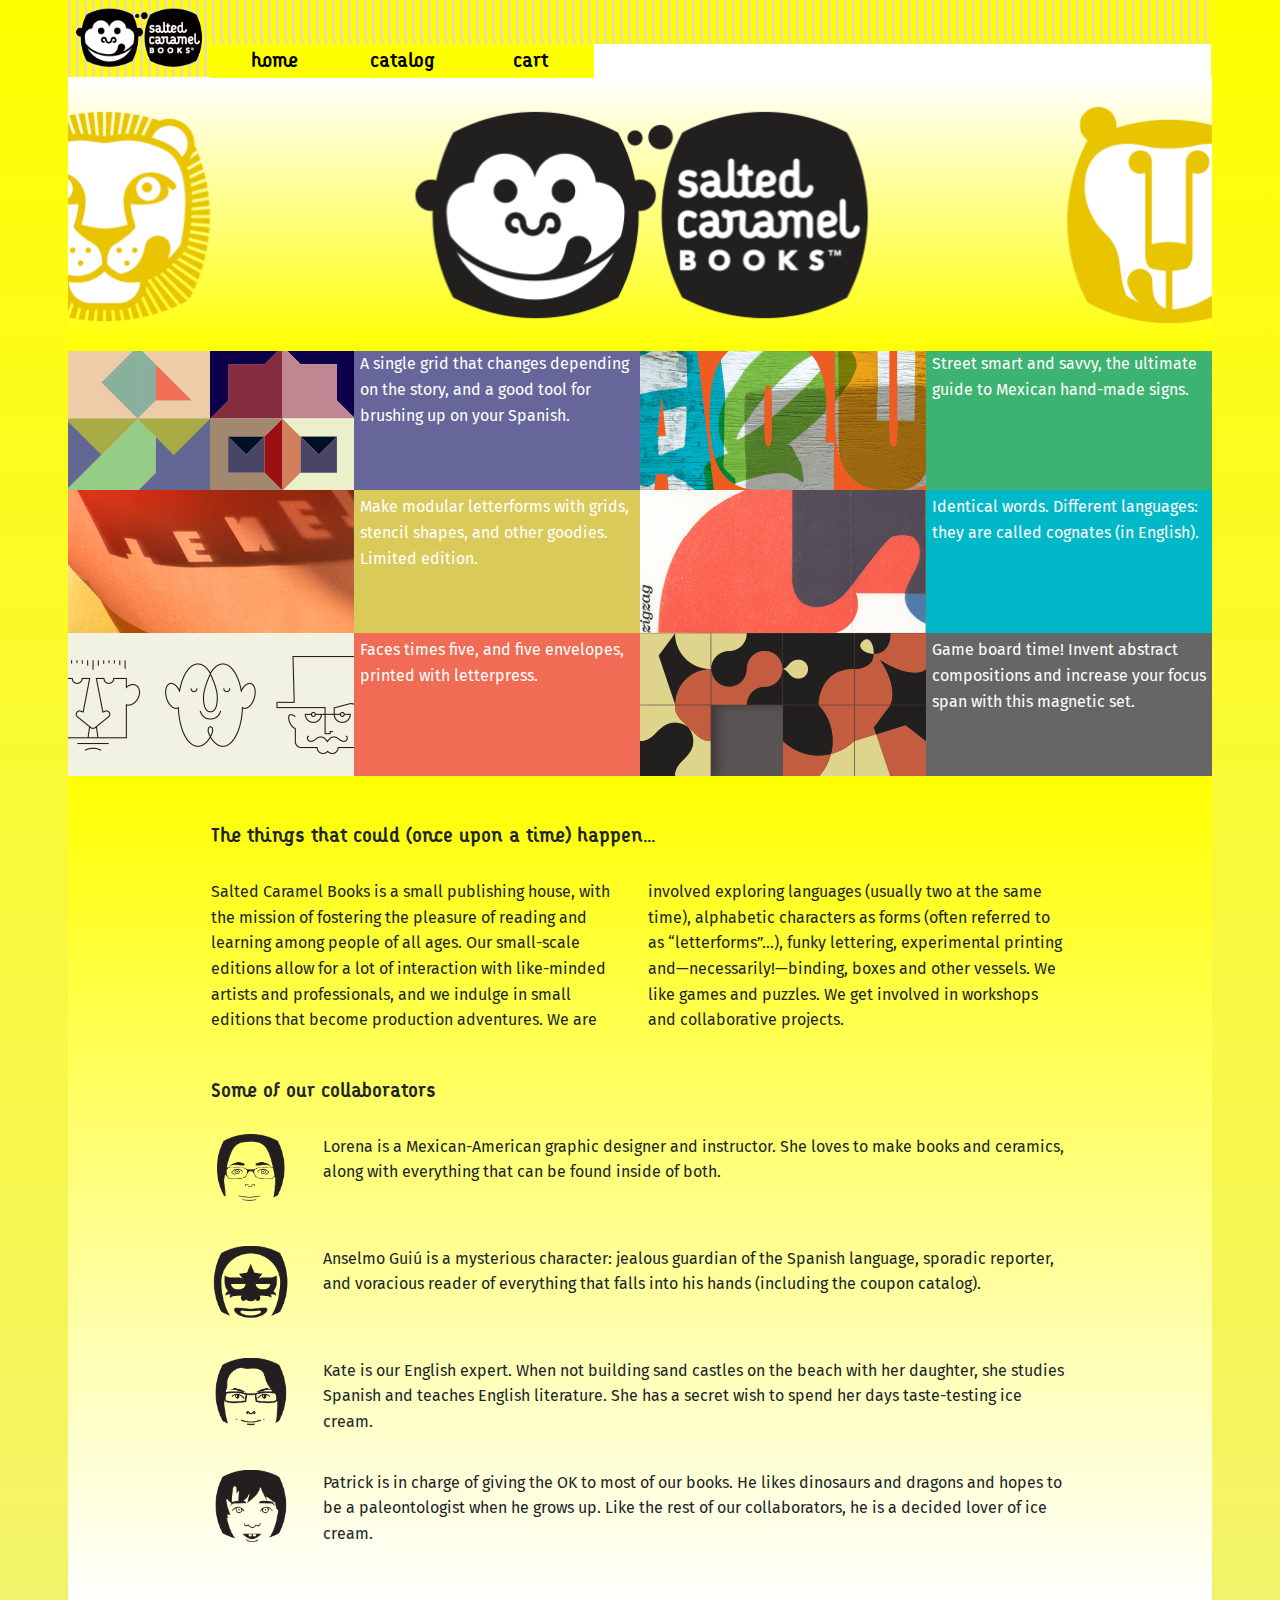
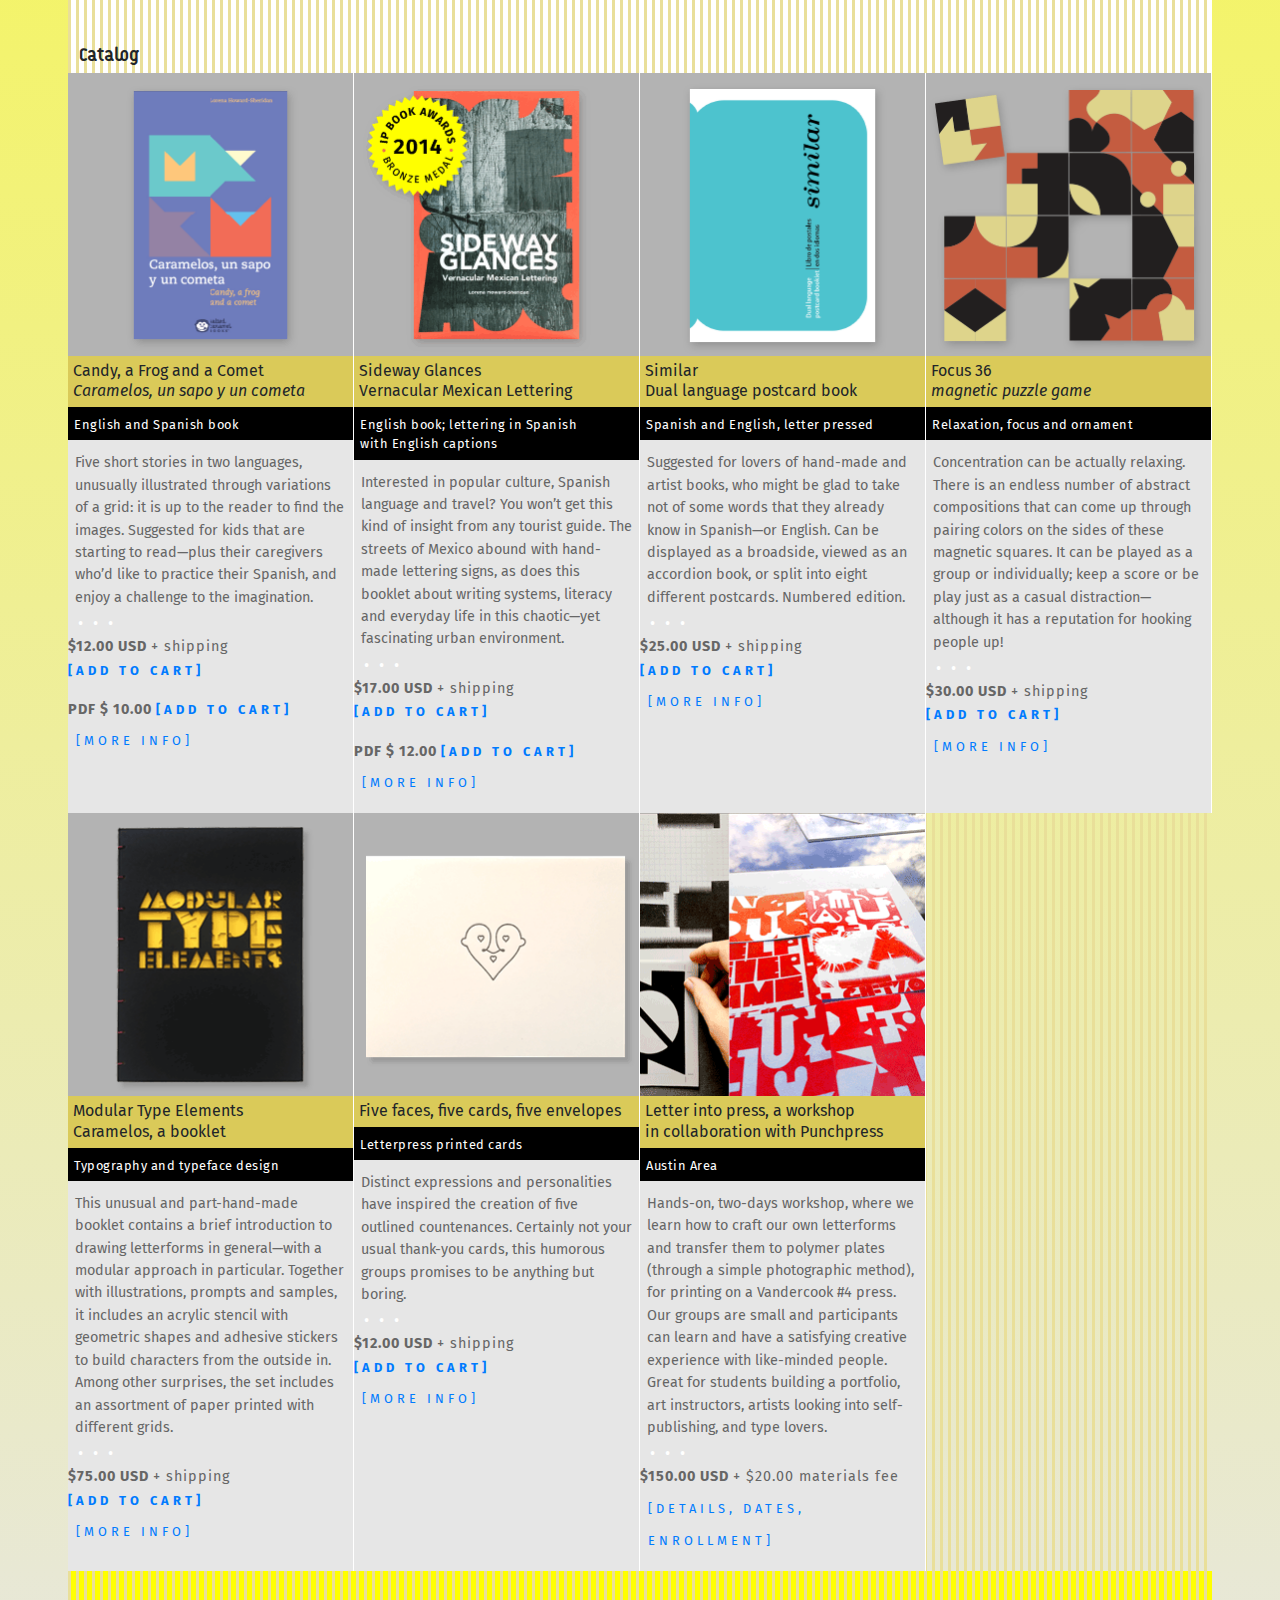
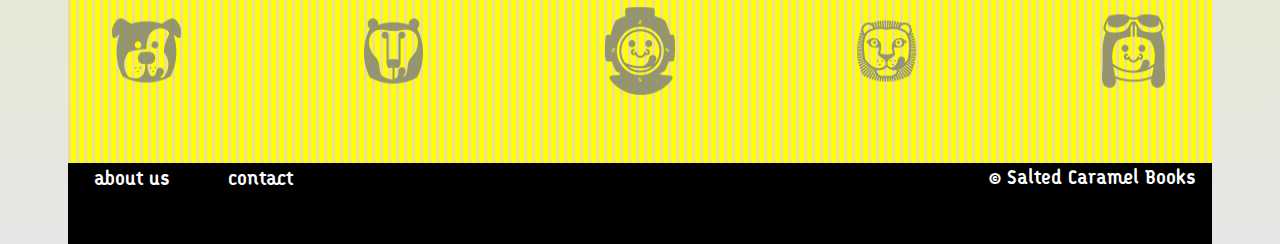
<file: index.html>
<!DOCTYPE html>
<html>
  <head>
    <meta charset="utf-8"/>
    <meta name="description" content="Salted Caramel books—and goods! is a small publishing house specialized in short, very hands-on and experimental editions. We cater to the fun and love for learning. English-Spanish,  dual language, books, children’s books, bilingual kids, dual-language immersion, popular culture, Mexico, graphic design, typography, lettering.">

    <!-- this should help media queries work on iphone -->
    <meta name="viewport" content="initial-scale = 1.0,maximum-scale = 1.0" />

    <!-- code to link type -->
    <link href="https://fonts.googleapis.com/css?family=Fira+Sans:400,400i,700,700i" rel="stylesheet">

    <!--bootstrap link-->
    <link rel="stylesheet" href="https://maxcdn.bootstrapcdn.com/bootstrap/4.0.0/css/bootstrap.min.css" integrity="sha384-Gn5384xqQ1aoWXA+058RXPxPg6fy4IWvTNh0E263XmFcJlSAwiGgFAW/dAiS6JXm" crossorigin="anonymous">
    <!--end of bootstrap link-->

    <!--JS, Popper.js, and JQuery-->
    <script src="https://code.jquery.com/jquery-3.2.1.slim.min.js" integrity="sha384-KJ3o2DKtIkvYIK3UENzmM7KCkRr/rE9/Qpg6aAZGJwFDMVNA/GpGFF93hXpG5KkN" crossorigin="anonymous"></script>

    <script src="https://cdnjs.cloudflare.com/ajax/libs/popper.js/1.12.9/umd/popper.min.js" integrity="sha384-ApNbgh9B+Y1QKtv3Rn7W3mgPxhU9K/ScQsAP7hUibX39j7fakFPskvXusvfa0b4Q" crossorigin="anonymous"></script>

    <script src="https://maxcdn.bootstrapcdn.com/bootstrap/4.0.0/js/bootstrap.min.js" integrity="sha384-JZR6Spejh4U02d8jOt6vLEHfe/JQGiRRSQQxSfFWpi1MquVdAyjUar5+76PVCmYl" crossorigin="anonymous"></script>
    <!--end of JS, Popper.js, and JQuery-->


    <!-- code to reset -->
    <link href="resources/css/reset.css" type="text/css" rel="stylesheet">
    <!-- link to css sheet -->
    <link href="resources/css/style.css" type="text/css" rel="stylesheet">
    <!--favicon link, remember to generate and check path, rename here -->
    <link rel="icon" href="./favicon.ico" type="image/x-icon">
    <!--link to fontawesome-->
    <link rel="stylesheet" type="text/css" href="https://maxcdn.bootstrapcdn.com/font-awesome/4.7.0/css/font-awesome.css">


    <title>Salted Caramel Books</title>
  </head>

<!-- /////////////////////////////////////////////////////////////////////////////////////////////////////////////////////////////////////////////////////////////////////////////-->

<body>

<!-- start of main container -->
<div class="maincontainer">

<!-- start of header -->
  <header>
    <div class="logo_container">
      <img src="resources/images/logo_header.gif" alt="logotype">
    </div>
    <!--logo container for android version-->
    <div class="logo_blink_container">
      <img src="resources/images/home_images/logo_blink.gif" alt="logotype">
    </div>
    <!--end of logo container for android version-->

    <nav-container>
      <div class="spacer-header"> </div>
      <nav>
        <ul>
          <li><a href="index.html">home</a></li>
          <li><a href="#catalog">catalog</a></li>
          <li><a href="cart.html">cart</a></li>
        </ul>
      </nav>
    </nav-container>
  </header> <!-- end of header -->

    <!--beginning of home-->
    <div id="home">
    <!-- start of banner -->
    <div class="banner">
    <!--slideshow bootstrap, link: https://v4-alpha.getbootstrap.com/components/carousel/-->
    <div id="carouselExampleSlidesOnly" class="carousel slide" data-ride="carousel">
    <div class="carousel-inner">
      <div class="carousel-item active">
        <img src="resources/images/home_images/slide-show/logo.png" alt="logotype">
      </div>
      <div class="carousel-item">
        <img src="resources/images/home_images/slide-show/like-letterforms.png" alt="we like letterforms">
      </div>
      <div class="carousel-item">
        <img src="resources/images/home_images/slide-show/humor.png" alt="humor is a serious thing">
      </div>
      <div class="carousel-item">
        <img src="resources/images/home_images/slide-show/pilot.png" alt="pilot talks about lion">
      </div>
      <div class="carousel-item">
        <img src="resources/images/home_images/slide-show/gummie-bear.png" alt="follow the adventures of the gummie bears on our facebook page">
      </div>
    </div>
    </div>
    <!--end of slideshow-->
    </div>
    <!-- end of banner -->

    <!--banner for androids-->
    <div class="banner-mini">
    <!--slideshow bootstrap, link: https://v4-alpha.getbootstrap.com/components/carousel/-->
    <div id="carouselExampleSlidesOnly" class="carousel slide" data-ride="carousel">
    <div class="carousel-inner">
     <div class="carousel-item active">
       <img src="resources/images/home_images/slide-show/logo-minie.png" alt="logotype">
     </div>
     <div class="carousel-item">
       <img src="resources/images/home_images/slide-show/like-letterforms_minie.png" alt="we like letterforms">
     </div>
     <div class="carousel-item">
       <img src="resources/images/home_images/slide-show/humor_minie.png" alt="humor is a serious thing">
     </div>
     <div class="carousel-item">
       <img src="resources/images/home_images/slide-show/pilot_minie.png" alt="pilot talks about lion">
     </div>
     <div class="carousel-item">
       <img src="resources/images/home_images/slide-show/gummie-bear_minie.png" alt="follow the adventures of the gummie bears on our facebook page">
     </div>
    </div>
    </div>
    <!--end of slideshow-->
    </div>
    <!-- end of banner-mini -->

    <!-- start of teaser-section -->
    <div class="teaser-container">
      <!-- candy frog comet -->
      <a href="product_specs.html#candy_frog_comet.html" target="_top" class="teaser-box purple-blue">
        <div class="teaser-image">
          <img src="resources/images/home_images/candy.gif">
        </div>
        <div class="teaser-text">
          <p>A single grid that changes depending on the story, and a good tool for brushing up on your Spanish.</p>
        </div>
      </a>
      <!--  mexican lettering -->
      <a href="product_specs.html#sideway_glances" class="teaser-box green">
        <div class="teaser-image">
          <img src="resources/images/home_images/lettering.gif">
        </div>
        <div class="teaser-text">
          <p>Street smart and savvy, the ultimate guide to Mexican hand-made signs.</p>
        </div>
      </a>
      <!-- modular type elements -->
      <a href="product_specs.html#modular_type_elements" class="teaser-box ochre">
        <div class="teaser-image">
          <img src="resources/images/home_images/modular.gif">
        </div>
        <div class="teaser-text">
          <p>Make modular letterforms with grids, stencil shapes, and other goodies. Limited edition.</p>
        </div>
      </a>
      <!--  similar -->
      <a href="product_specs.html#similar" class="teaser-box cyan">
        <div class="teaser-image">
          <img src="resources/images/home_images/cognates.gif">
        </div>
        <div class="teaser-text">
          <p>Identical words. Different languages: they are called cognates (in English).</p>
        </div>
      </a>
      <!-- face cards -->
      <a href="product_specs.html#five_cards" class="teaser-box red">
        <div class="teaser-image">
          <img src="resources/images/home_images/faces.gif">
        </div>
        <div class="teaser-text">
          <p>Faces times five, and five envelopes, printed with letterpress.</p>
        </div>
      </a>
      <!-- focus 36 -->
      <a href="product_specs.html#focus_36" class="teaser-box dark-gray">
        <div class="teaser-image">
          <img src="resources/images/home_images/puzzle.gif">
        </div>
        <div class="teaser-text">
          <p>Game board time! Invent abstract compositions and increase your focus span with this magnetic set.</p>
        </div>
      </a>
    </div> <!-- end of teaser-section -->
    </div><!--end of home section -->

    <!-- start of about us section -->
    <div class="gradient-background">
      <div id="about-us" class="about">
          <h1>The things that could (once upon a time) happen...</h1>
          <br><br>
           <p class="two-columns">Salted Caramel Books is a small publishing house, with the mission of fostering the pleasure of reading and learning among people of all ages. Our small-scale editions allow for a lot of interaction with like-minded artists and professionals, and we indulge in small editions that become production adventures.
            We are involved exploring languages (usually two at the same time), alphabetic characters as forms (often referred to as “letterforms”…), funky lettering, experimental printing and—necessarily!—binding, boxes and other vessels. We like games and puzzles. We get involved in workshops and collaborative projects.</p>
            <!-- android text-->
            <p class="single-column">Salted Caramel Books is a small publishing house, with the mission of fostering the pleasure of reading and learning among people of all ages. Our small-scale editions allow for a lot of interaction with like-minded artists and professionals, and we indulge in small editions that become production adventures.
             We are involved exploring languages (usually two at the same time), alphabetic characters as forms (often referred to as “letterforms”…), funky lettering, experimental printing and—necessarily!—binding, boxes and other vessels. We like games and puzzles. We get involved in workshops and collaborative projects.</p>
             <!-- end of android text-->
            <br>
            <br>
            <br>
            <h1>Some of our collaborators</h1>
            <br><br>
              <div class="colaborator"><img src="resources/images/home_images/lorena.png" alt="Lorena's face"><p>Lorena is a Mexican-American graphic designer and instructor.
              She loves to make books and ceramics, along with everything that can be found inside of both.</p>
              </div>
              <br><br>
              <div class="colaborator"><img src="resources/images/home_images/Anselmo.png" alt="Anselmo Guiú's face'"><p>Anselmo Guiú is a mysterious character: jealous guardian of the Spanish language, sporadic reporter, and voracious reader of everything that falls into his hands (including the coupon catalog).</p>
              </div>
              <br><br>
              <div class="colaborator"><img src="resources/images/home_images/kate.png" alt="Kate's face'"><p>Kate is our English expert. When not building sand castles on the beach with her daughter, she studies Spanish and teaches English literature. She has a secret wish to spend her days taste-testing ice cream.</p>
              </div>
              <br><br>
              <div class="colaborator"><img src="resources/images/home_images/patrick.png" alt="Patrick's face'"><p>Patrick is in charge of giving the OK to most of our books. He likes dinosaurs and dragons and hopes to be a paleontologist when he grows up. Like the rest of our collaborators, he is a decided lover of ice cream.</p>
              </div>

      </div><!--end of about us section -->
     </div><!-- end of gradient-background-->

      <!--catalog-->
      <div id="catalog">
      <div class="catalog_headline"><h1>Catalog</h1></div>
      <div class="catalog_container">

        <!--catalog item-->
        <div class="catalog-item">
          <div class="catalog-image-box">
            <img src="resources/images/catalog_images/candy_frog_comet.gif">
          </div>
          <h2>Candy, a Frog and a Comet<br><span class="italic">Caramelos, un sapo y un cometa</span></h2>
          <h3>English and Spanish book</h3>
          <p>Five short stories in two languages, unusually illustrated through variations of a grid: it is up to the reader to find the images.
          Suggested for kids that are starting to read—plus their caregivers who’d like to practice their Spanish, and enjoy a challenge to the imagination.
          <div class="dots">•  •  •  </div>
          <div class="price">$12.00 USD <span class="regular">+ shipping</span> <span class="cart"><a href="cart.html" >[add to cart]</a></span></div>
          <div class="price">PDF $ 10.00 <span class="cart"><a href="cart.html">[add to cart]</a></span> </div>
          <div class="more-info"><a href="product_specs.html#candy_frog_comet.html">[more info]</a></div>
          </p>
        </div>
        <!--end of catalog item-->

        <!--catalog item-->
        <div class="catalog-item">
          <div class="catalog-image-box">
            <img src="resources/images/catalog_images/sideway_glances.gif">
          </div>
          <h2>Sideway Glances<br>
          Vernacular Mexican Lettering</h2>
          <h3>English book; lettering in Spanish <br>with English captions</h3>
          <p>Interested in popular culture, Spanish language and travel? You won’t get this kind of insight from any tourist guide. The streets of Mexico abound with hand-made lettering signs, as does this booklet about writing systems, literacy and everyday life in this chaotic—yet fascinating urban environment.
          <div class="dots">•  •  •  </div>
          <div class="price">$17.00 USD <span class="regular">+ shipping</span> <span class="cart"><a href="cart.html">[add to cart]</a></span></div>
          <div class="price">PDF $ 12.00 <span class="cart"><a href="cart.html">[add to cart]</a></span> </div>
          <div class="more-info"><a href="product_specs.html#sideway_glances">[more info]</a></div>
          </p>
        </div>
        <!--end of catalog item-->

        <!--catalog item-->
        <div class="catalog-item">
          <div class="catalog-image-box">
            <img src="resources/images/catalog_images/similar.gif">
          </div>
          <h2>Similar<br>
          Dual language postcard book</h2>
          <h3>Spanish and English, letter pressed </h3>
          <p>Suggested for lovers of hand-made and artist books, who might be glad to take not of some words that they already know in Spanish—or English.
          Can be displayed as a broadside, viewed as an accordion book, or split into eight different postcards.
          Numbered edition.
          <div class="dots">•  •  •  </div>
          <div class="price">$25.00 USD <span class="regular">+ shipping</span> <span class="cart"><a href="cart.html">[add to cart]</a></span></div>
          <div class="more-info"><a href="product_specs.html#similar">[more info]</a></div>
          </p>
        </div>
        <!--end of catalog item-->

        <!--catalog item-->
        <div class="catalog-item">
          <div class="catalog-image-box">
            <img src="resources/images/catalog_images/magnet_puzzle.gif">
          </div>
          <h2>Focus 36<br><span class="italic">magnetic puzzle game</span></h2>
          <h3>Relaxation, focus and ornament</h3>
          <p>Concentration can be actually relaxing. There is an endless number of abstract compositions that can come up through pairing colors on the sides of these magnetic squares. It can be played as a group or individually; keep a score or be play just as a casual distraction—although it has a reputation for hooking people up!
          <div class="dots">•  •  •  </div>
          <div class="price">$30.00 USD <span class="regular">+ shipping</span> <span class="cart"><a href="cart.html">[add to cart]</a></span></div>
          <div class="more-info"><a href="product_specs.html#focus_36">[more info]</a></div>
          </p>
        </div>
        <!--end of catalog item-->

        <!--catalog item-->
        <div class="catalog-item">
          <div class="catalog-image-box">
            <img src="resources/images/catalog_images/modular.gif">
          </div>
          <h2>Modular Type Elements<br>Caramelos, a booklet</h2>
          <h3>Typography and typeface design</h3>
          <p>This unusual and part-hand-made booklet contains a brief introduction to drawing letterforms in general—with a modular approach in particular. Together with illustrations, prompts and samples, it includes an acrylic stencil with geometric shapes and adhesive stickers to build characters from the outside in. Among other surprises, the set includes an assortment of paper printed with different grids.
          <div class="dots">•  •  •  </div>
          <div class="price">$75.00 USD <span class="regular">+ shipping</span> <span class="cart"><a href="cart.html">[add to cart]</a></span></div>
          <div class="more-info"><a href="product_specs.html#modular_type_elements">[more info]</a></div>
          </p>
        </div>
        <!--end of catalog item-->

        <!--catalog item-->
        <div class="catalog-item">
          <div class="catalog-image-box">
            <img src="resources/images/catalog_images/faces.gif">
          </div>
          <h2>Five faces, five cards, five envelopes</h2>
          <h3>Letterpress printed cards</h3>
          <p>Distinct expressions and personalities have inspired the creation of five outlined countenances. Certainly not your usual thank-you cards, this humorous groups promises to be anything but boring.
          <div class="dots">•  •  •  </div>
          <div class="price">$12.00 USD <span class="regular">+ shipping</span> <span class="cart"><a href="cart.html">[add to cart]</a></span></div>
          <div class="more-info"><a href="product_specs.html#five_cards">[more info]</a></div>
          </p>
        </div>
        <!--end of catalog item-->

        <!--catalog item-->
        <div class="catalog-item">
          <div class="catalog-image-box">
            <img src="resources/images/catalog_images/workshop.gif">
          </div>
          <h2>Letter into press, a workshop<br>
          in collaboration with Punchpress</h2>
          <h3>Austin Area</h3>
          <p>Hands-on, two-days workshop, where we learn how to craft our own letterforms and transfer them to polymer plates (through a simple photographic method), for printing on a Vandercook #4 press. Our groups are small and participants can learn and have a satisfying creative experience with like-minded people. Great for students building a portfolio, art instructors, artists looking into self-publishing, and type lovers.

          <div class="dots">•  •  •  </div>
          <div class="price">$150.00 USD <span class="regular">+ $20.00 materials fee</span></div>
          <div class="more-info"><a href="http://www.punchpress.net/" target="_blank">[details, dates, enrollment]</a></div>
          </p>
        </div>
        <!--end of catalog item-->

        </div> <!--end of catalog container -->
       </div><!--end of catalog-->


      <div class="pictographs">
          <img src="resources/images/home_images/dog.png" alt="dog">
          <img src="resources/images/home_images/bear.png" alt="bear">
          <img src="resources/images/home_images/diver.png" alt="diver">
          <img src="resources/images/home_images/lion.png" alt="lion">
          <img src="resources/images/home_images/pilot.png" alt="pilot">
      </div>

  </div> <!-- end of main container -->


      <footer>
        <div class="foot_style">
        <nav>
          <ul>
            <li><a href="#about-us" target:"_self">about us</a></li>
            <li><a href="mailto:mail@saltedcaramelbooks?Subject=Contact_message_from_site" target="_self">contact</a></li>

          </ul>
        </nav>

        <!--Sharing icons-->
          <!-- AddToAny BEGIN -->
          <div class="a2a_kit a2a_kit_size_32 a2a_default_style">
          <a class="a2a_dd" href="https://www.addtoany.com/share"></a>
          <a class="a2a_button_facebook"></a>
          <a class="a2a_button_twitter"></a>
          <a class="a2a_button_google_plus"></a>
          </div>
          <script async src="https://static.addtoany.com/menu/page.js"></script>
          <!-- AddToAny END -->

        <!--end of sharing icons-->

        <div class="copyright">
          <p>© Salted Caramel Books</p>
        </div>

      </div>
      </footer>

  </body>
</html>
</file>
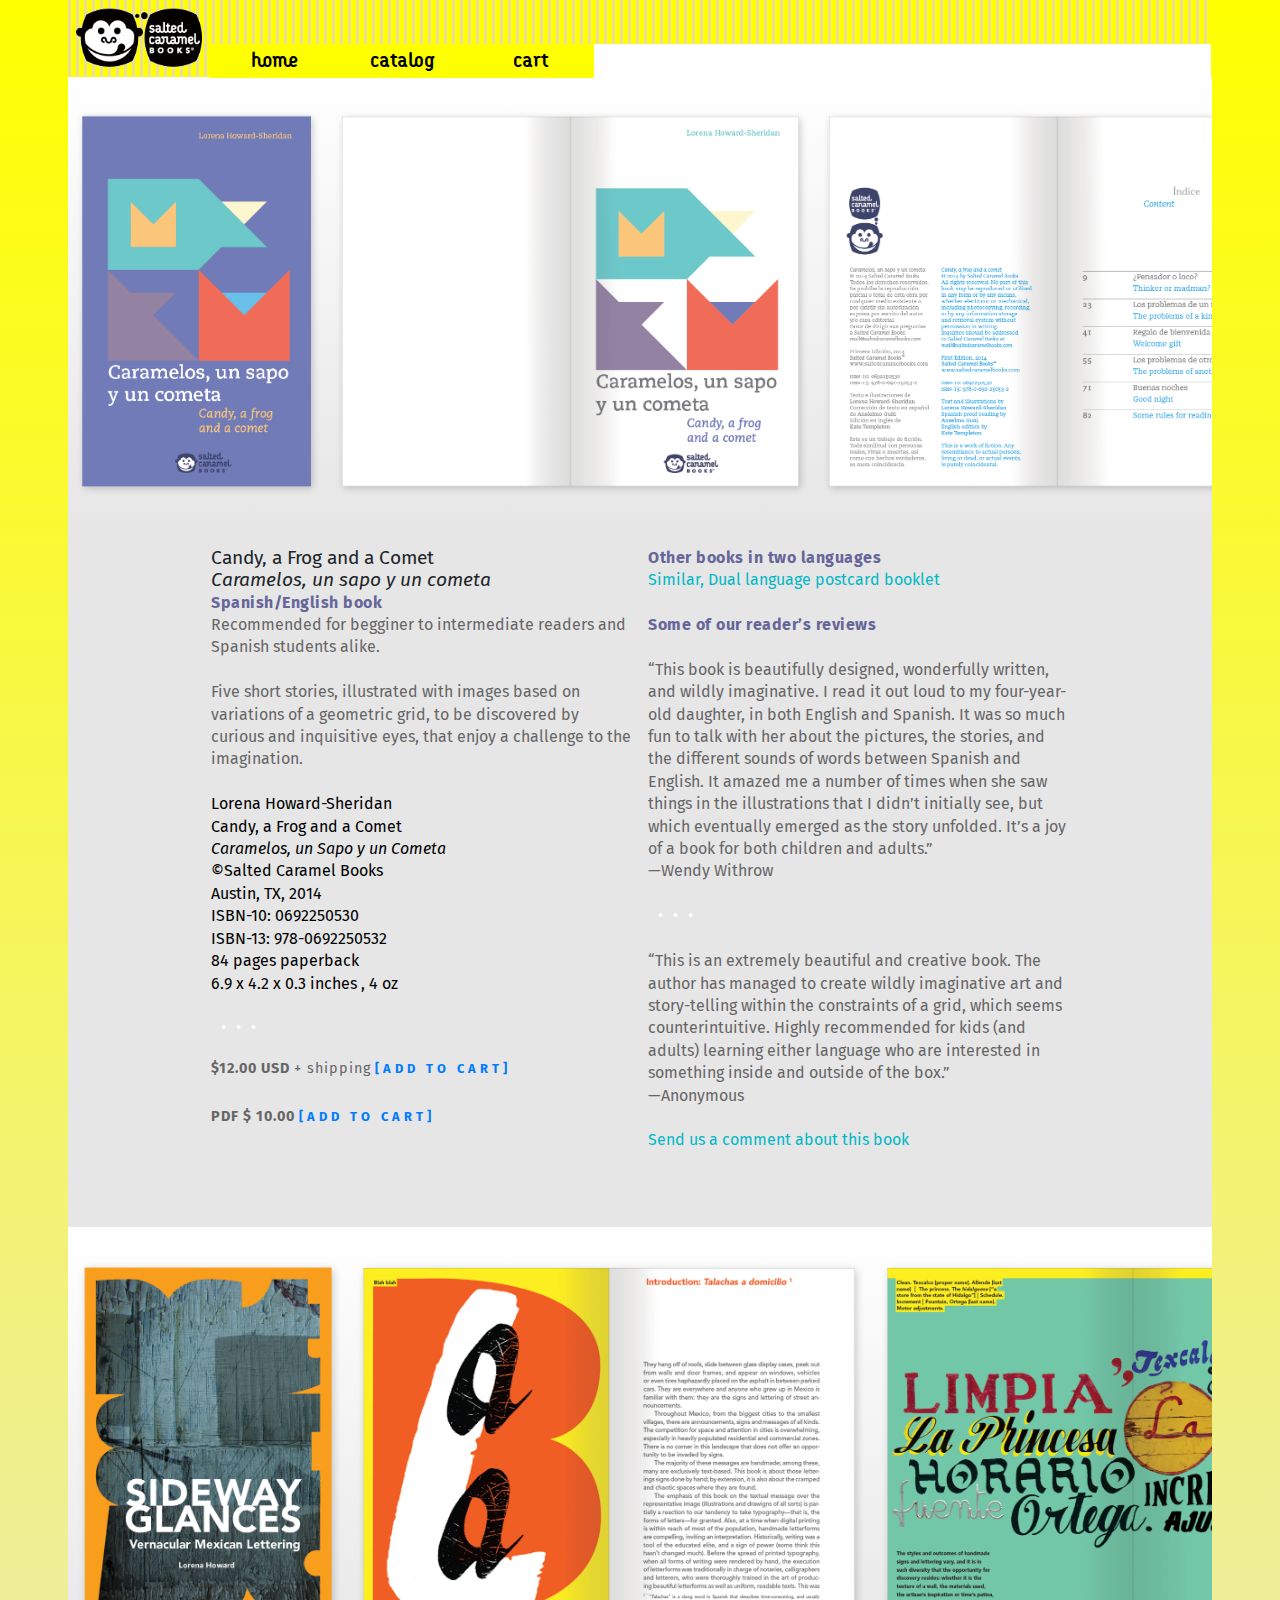
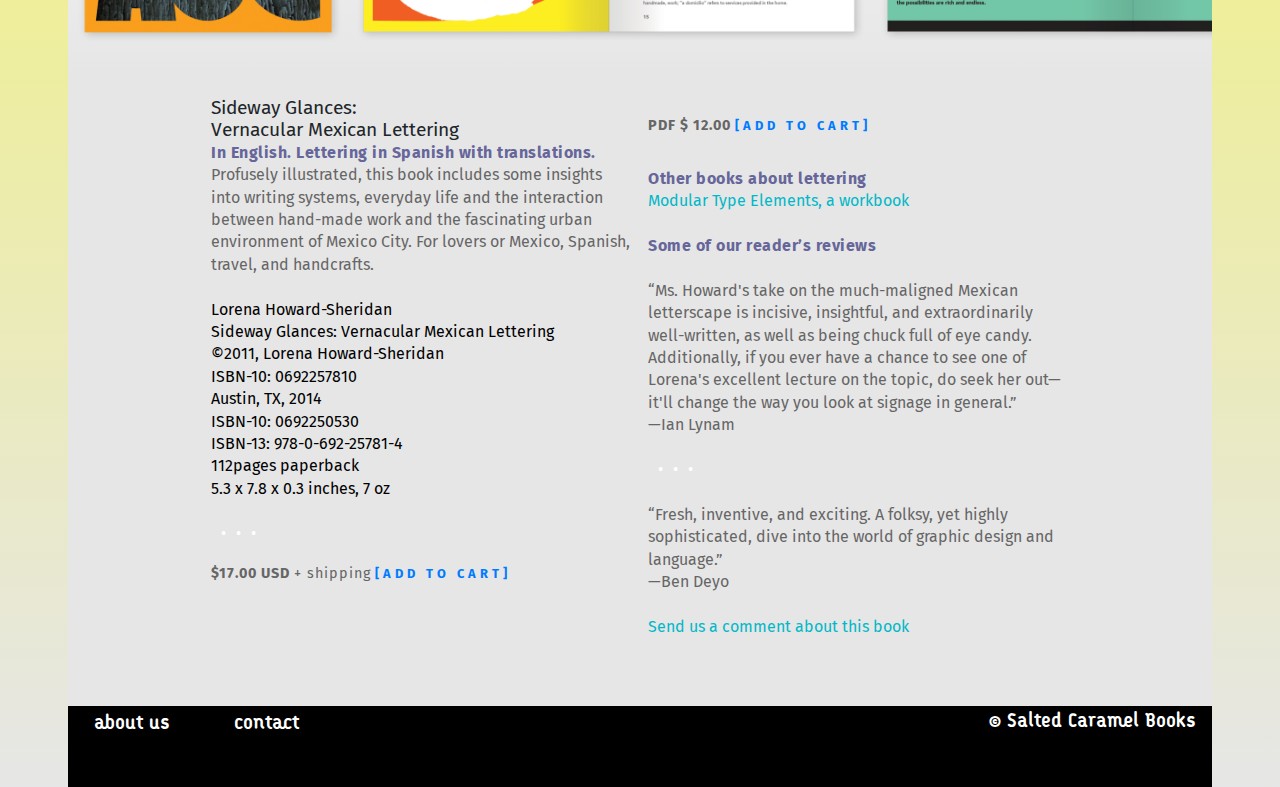
<file: candy_frog_comet.html>
<!DOCTYPE html>
<html>
  <head>
    <meta charset="utf-8"/>
    <meta name="description" content="Salted Caramel books—and goods! is a small publishing house specialized in short, very hands-on and experimental editions. We cater to the fun and love for learning. English-Spanish,  dual language, books, children’s books, bilingual kids, dual-language immersion, popular culture, Mexico, graphic design, typography, lettering.">

    <!-- this should help media queries work on iphone -->
    <meta name="viewport" content="initial-scale = 1.0,maximum-scale = 1.0" />

    <!-- code to link type -->
    <link href="https://fonts.googleapis.com/css?family=Fira+Sans:400,400i,700,700i" rel="stylesheet">

    <!--bootstrap link-->
    <link rel="stylesheet" href="https://maxcdn.bootstrapcdn.com/bootstrap/4.0.0/css/bootstrap.min.css" integrity="sha384-Gn5384xqQ1aoWXA+058RXPxPg6fy4IWvTNh0E263XmFcJlSAwiGgFAW/dAiS6JXm" crossorigin="anonymous">
    <!--end of bootstrap link-->

    <!--JS, Popper.js, and JQuery-->
    <script src="https://code.jquery.com/jquery-3.2.1.slim.min.js" integrity="sha384-KJ3o2DKtIkvYIK3UENzmM7KCkRr/rE9/Qpg6aAZGJwFDMVNA/GpGFF93hXpG5KkN" crossorigin="anonymous"></script>

    <script src="https://cdnjs.cloudflare.com/ajax/libs/popper.js/1.12.9/umd/popper.min.js" integrity="sha384-ApNbgh9B+Y1QKtv3Rn7W3mgPxhU9K/ScQsAP7hUibX39j7fakFPskvXusvfa0b4Q" crossorigin="anonymous"></script>

    <script src="https://maxcdn.bootstrapcdn.com/bootstrap/4.0.0/js/bootstrap.min.js" integrity="sha384-JZR6Spejh4U02d8jOt6vLEHfe/JQGiRRSQQxSfFWpi1MquVdAyjUar5+76PVCmYl" crossorigin="anonymous"></script>
    <!--end of JS, Popper.js, and JQuery-->


    <!-- code to reset -->
    <link href="resources/css/reset.css" type="text/css" rel="stylesheet">
    <!-- link to css sheet -->
    <link href="resources/css/style.css" type="text/css" rel="stylesheet">
    <!--favicon link, remember to generate and check path, rename here -->
    <link rel="icon" href="./favicon.ico" type="image/x-icon">
    <!--link to fontawesome-->
    <link rel="stylesheet" type="text/css" href="https://maxcdn.bootstrapcdn.com/font-awesome/4.7.0/css/font-awesome.css">


    <title>Candy, a Frog and a Comet</title>
  </head>

<body>

<!-- start of main container -->
<div class="maincontainer">

<!-- start of header -->
  <header>
    <div class="logo_container">
      <img src="resources/images/logo_header.gif" alt="logotype">
    </div>
    <!--logo container for android version-->
    <div class="logo_blink_container">
      <img src="resources/images/home_images/logo_blink.gif" alt="logotype">
    </div>
    <!--end of logo container for android version-->

    <nav-container>
      <div class="spacer-header"> </div>
      <nav>
        <ul>
          <li><a href="index.html">home</a></li>
          <li><a href="index.html#catalog">catalog</a></li>
          <li><a href="cart.html">cart</a></li>
        </ul>
      </nav>
    </nav-container>
  </header> <!-- end of header -->

  <!--beginning of individual page container-->
  <div class="individual_page">

    <!--beginning of individual item container -->
  <div class="individual_item_container">


      <div class="spread_sequence_horizontal">
      <img  src="resources/images/candy_frog_comet_images/candy_frog_comet_01.png" alt="cover">

      <img  src="resources/images/candy_frog_comet_images/candy_frog_comet_02.png" alt="page spread">

      <img  src="resources/images/candy_frog_comet_images/candy_frog_comet_03.png" alt="page spread">

      <img  src="resources/images/candy_frog_comet_images/candy_frog_comet_04.png" alt="page spread">

      <img  src="resources/images/candy_frog_comet_images/candy_frog_comet_05.png" alt="page spread">

      <img  src="resources/images/candy_frog_comet_images/candy_frog_comet_06.png" alt="page spread">

      <img  src="resources/images/candy_frog_comet_images/candy_frog_comet_07.png" alt="page spread">

      <img  src="resources/images/candy_frog_comet_images/candy_frog_comet_08.png" alt="page spread">

      <img  src="resources/images/candy_frog_comet_images/candy_frog_comet_09.png" alt="page spread">

      <img  src="resources/images/candy_frog_comet_images/candy_frog_comet_10.png" alt="page spread">
    </div>



    <div class="item_specs">


      <h1>Candy, a Frog and a Comet <br>
      <span class="italic">Caramelos, un sapo y un cometa</span></h1>
      <h4>Spanish/English book</h4>
      <p>Recommended for begginer to intermediate readers and Spanish students alike.<br>
      <br>
      <p>Five short stories, illustrated with images based on variations of a geometric grid, to be discovered by curious and inquisitive eyes, that enjoy a challenge to the imagination.<br><br>

      <div class="bibliography">
        Lorena Howard-Sheridan<br>
        Candy, a Frog and a Comet <br><span class="italic">Caramelos, un Sapo y un Cometa</span> <br>
        ©Salted Caramel Books<br>
        Austin, TX, 2014<br>
        ISBN-10: 0692250530<br>
        ISBN-13: 978-0692250532<br>
        84 pages paperback<br>
        6.9 x 4.2 x 0.3 inches , 4 oz<br>
      </div><!--end of bibliography-->
      <br>
      <div class="dots">•  •  •  </div>
      <div class="price">$12.00 USD <span class="regular">+ shipping</span> <span class="cart"><a href="#">[add to cart]</a></span></div>
      <div class="price">PDF $ 10.00 <span class="cart"><a href="#">[add to cart]</a></span> </div>
     <br>

      <h4>Other books in two languages</h4>
      <div class="other_titles_and_comments"><a href="#">Similar,
      Dual language postcard booklet</a></div>
      <br>

      <h4>Some of our reader’s reviews</h4>
      <br>
      <p>“This book is beautifully designed,
      wonderfully written, and wildly imaginative. I read it out loud to my four-year-old daughter, in both English and Spanish. It was so much fun to talk with her about the pictures, the stories, and the different sounds of words between Spanish and English. It amazed me a number of times when she saw things in the illustrations that I didn’t initially see, but which eventually emerged as the story unfolded. It’s a joy of a book for both children and adults.”<br>
      ­—Wendy Withrow</p>
      <br>
      <div class="dots">•  •  •</div>
      <br>
      <p>“This is an extremely beautiful and creative book. The author has managed to create wildly imaginative art and story-telling within the constraints of a grid, which seems counterintuitive. Highly recommended for kids (and adults) learning either language who are interested in something inside and outside of the box.”<br>
      —Anonymous</p>

      <br>


      <div class="other_titles_and_comments"><a href="mailto:mail@saltedcaramelbooks?Subject=comment_candy_frog_comet" target="_self">Send us a comment about this book</a></div>
      </div> <!-- end of item specs -->
</div> <!-- end of individual item container -->

<!--beginning of individual item container -->
<div class="individual_item_container">


  <div class="spread_sequence_horizontal">
  <img  src="resources/images/sideway_glances_images/sideway_glances_01.png" alt="cover">

  <img  src="resources/images/sideway_glances_images/sideway_glances_02.png" alt="page spread">

  <img  src="resources/images/sideway_glances_images/sideway_glances_03.png" alt="page spread">

  <img  src="resources/images/sideway_glances_images/sideway_glances_04.png" alt="page spread">

  <img  src="resources/images/sideway_glances_images/sideway_glances_05.png" alt="page spread">

  <img  src="resources/images/sideway_glances_images/sideway_glances_06.png" alt="page spread">


</div>



<div class="item_specs">


  <h1>Sideway Glances:
  <br>
  Vernacular Mexican Lettering</h1>
  <h4>In English. Lettering in Spanish with translations.
  </h4>
  <p>Profusely illustrated, this book includes some insights into writing systems, everyday life and the interaction between hand-made work and the fascinating urban environment of Mexico City. For lovers or Mexico, Spanish, travel, and handcrafts.
  <br>
  <br>

  <div class="bibliography">
    Lorena Howard-Sheridan<br>
    Sideway Glances: Vernacular Mexican Lettering<br>
    ©2011, Lorena Howard-Sheridan<br>
    ISBN-10: 0692257810<br>
    Austin, TX, 2014<br>
    ISBN-10: 0692250530<br>
    ISBN-13: 978-0-692-25781-4<br>
    112pages paperback<br>
    5.3 x 7.8 x 0.3 inches, 7 oz<br>
  </div><!--end of bibliography-->
  <br>
  <div class="dots">•  •  •  </div>
  <div class="price">$17.00 USD <span class="regular">+ shipping</span> <span class="cart"><a href="#">[add to cart]</a></span></div>
  <div class="price">PDF $ 12.00 <span class="cart"><a href="#">[add to cart]</a></span> </div>
 <br>

  <h4>Other books about lettering</h4>
  <div class="other_titles_and_comments"><a href="#">Modular Type Elements, a workbook</a></div>
  <br>

  <h4>Some of our reader’s reviews</h4>
  <br>
  <p>“Ms. Howard's take on the much-maligned Mexican letterscape is incisive, insightful, and extraordinarily well-written, as well as being chuck full of eye candy.
  Additionally, if you ever have a chance to see one of Lorena's excellent lecture on the topic, do seek her out—it'll change the way you look at signage in general.”
  <br>
  ­—Ian Lynam</p>
  <br>
  <div class="dots">•  •  •</div>
  <br>
  <p>“Fresh, inventive, and exciting. A folksy, yet highly sophisticated, dive into the world of graphic design and language.”
  <br>
  —Ben Deyo</p>

  <br>


  <div class="other_titles_and_comments"><a href="mailto:mail@saltedcaramelbooks?Subject=comment_sideway_glances" target="_self">Send us a comment about this book</a></div>
  </div> <!-- end of item specs -->
</div> <!-- end of individual item container -->



<div class="last_box"><!--to keep footer at bottom-->
 <footer>
   <div class="foot_style">
   <nav>
     <ul>
       <li><a href="index.html#about-us">about us</a></li>
       <li><a href="mailto:mail@saltedcaramelbooks?Subject=Contact_message_from_site" target="_self">>contact</a></li>

     </ul>
   </nav>

   <!--Sharing icons-->
     <!-- AddToAny BEGIN -->
     <div class="a2a_kit a2a_kit_size_32 a2a_default_style">
     <a class="a2a_dd" href="https://www.addtoany.com/share"></a>
     <a class="a2a_button_facebook"></a>
     <a class="a2a_button_twitter"></a>
     <a class="a2a_button_google_plus"></a>
     </div>
     <script async src="https://static.addtoany.com/menu/page.js"></script>
     <!-- AddToAny END -->

   <!--end of sharing icons-->

   <div class="copyright">
     <p>© Salted Caramel Books</p>
   </div>

 </div>
 </footer>
</div><!-- end of last box to keep footer at bottom-->

  </div>
  <!--end individual page container-->
  </div> <!-- end of main container -->

  </body>
</html>
</file>
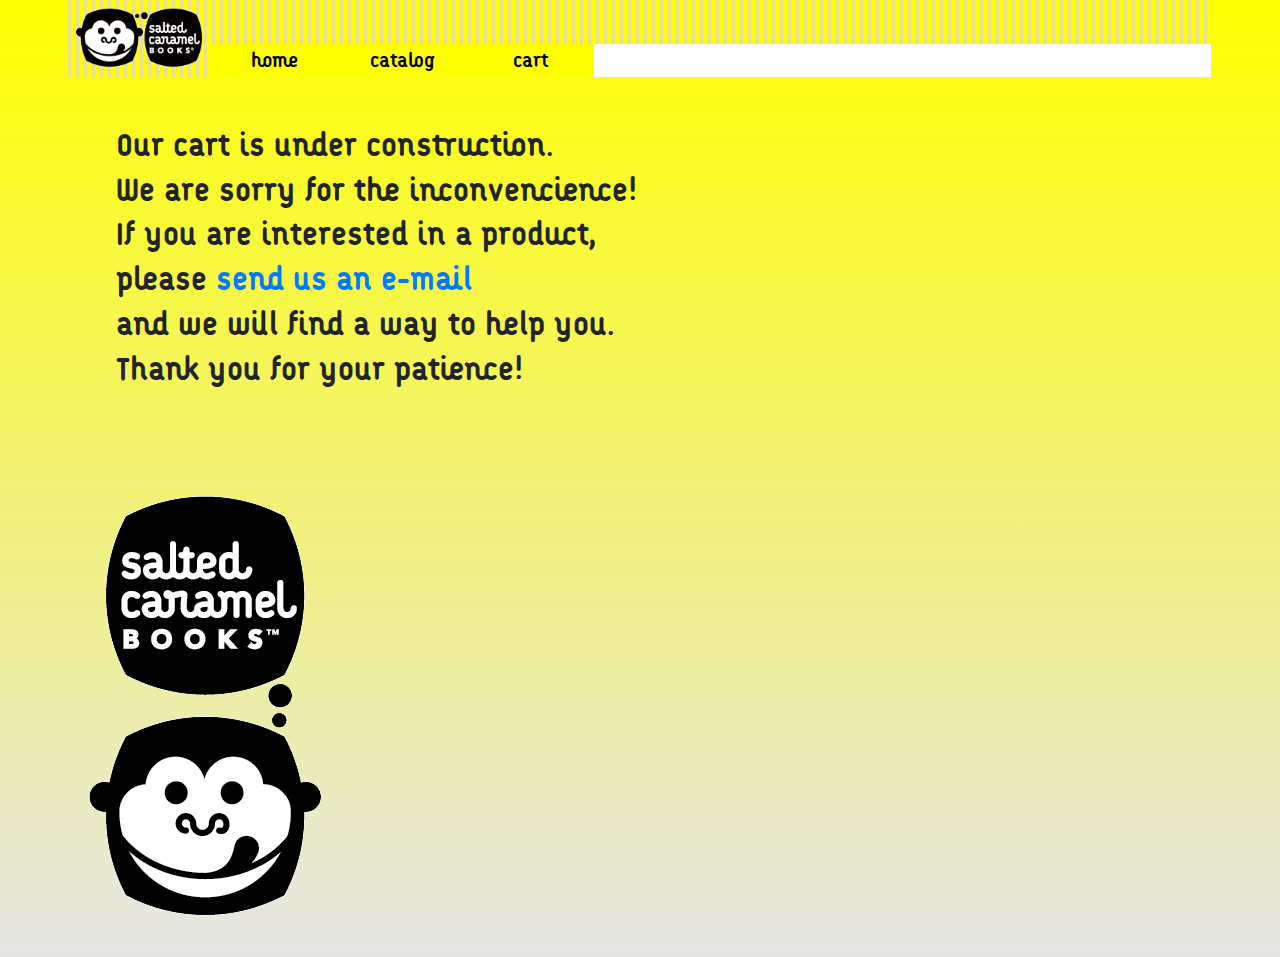
<file: cart.html>
<!DOCTYPE html>
<html>
  <head>
    <meta charset="utf-8"/>
    <meta name="description" content="Salted Caramel books—and goods! is a small publishing house specialized in short, very hands-on and experimental editions. We cater to the fun and love for learning. English-Spanish,  dual language, books, children’s books, bilingual kids, dual-language immersion, popular culture, Mexico, graphic design, typography, lettering.">

    <!-- this should help media queries work on iphone -->
    <meta name="viewport" content="initial-scale = 1.0,maximum-scale = 1.0" />

    <!-- code to link type -->
    <link href="https://fonts.googleapis.com/css?family=Fira+Sans:400,400i,700,700i" rel="stylesheet">

    <!--bootstrap link-->
    <link rel="stylesheet" href="https://maxcdn.bootstrapcdn.com/bootstrap/4.0.0/css/bootstrap.min.css" integrity="sha384-Gn5384xqQ1aoWXA+058RXPxPg6fy4IWvTNh0E263XmFcJlSAwiGgFAW/dAiS6JXm" crossorigin="anonymous">
    <!--end of bootstrap link-->

    <!--JS, Popper.js, and JQuery-->
    <script src="https://code.jquery.com/jquery-3.2.1.slim.min.js" integrity="sha384-KJ3o2DKtIkvYIK3UENzmM7KCkRr/rE9/Qpg6aAZGJwFDMVNA/GpGFF93hXpG5KkN" crossorigin="anonymous"></script>

    <script src="https://cdnjs.cloudflare.com/ajax/libs/popper.js/1.12.9/umd/popper.min.js" integrity="sha384-ApNbgh9B+Y1QKtv3Rn7W3mgPxhU9K/ScQsAP7hUibX39j7fakFPskvXusvfa0b4Q" crossorigin="anonymous"></script>

    <script src="https://maxcdn.bootstrapcdn.com/bootstrap/4.0.0/js/bootstrap.min.js" integrity="sha384-JZR6Spejh4U02d8jOt6vLEHfe/JQGiRRSQQxSfFWpi1MquVdAyjUar5+76PVCmYl" crossorigin="anonymous"></script>
    <!--end of JS, Popper.js, and JQuery-->


    <!-- code to reset -->
    <link href="resources/css/reset.css" type="text/css" rel="stylesheet">
    <!-- link to css sheet -->
    <link href="resources/css/style.css" type="text/css" rel="stylesheet">
    <!--favicon link, remember to generate and check path, rename here -->
    <link rel="icon" href="./favicon.ico" type="image/x-icon">
    <!--link to fontawesome-->
    <link rel="stylesheet" type="text/css" href="https://maxcdn.bootstrapcdn.com/font-awesome/4.7.0/css/font-awesome.css">


    <title>Books and Goods—specifications</title>
  </head>

  <!-- /////////////////////////////////////////////////////////////////////////////////////////////////////////////////////////////////////////////////////////////////////////////-->


<body>

  <div class="maincontainer">

  <!-- start of header -->
    <header>
      <div class="logo_container">
        <img src="resources/images/logo_header.gif" alt="logotype">
      </div>
      <!--logo container for android version-->
      <div class="logo_blink_container">
        <img src="resources/images/home_images/logo_blink.gif" alt="logotype">
      </div>
      <!--end of logo container for android version-->

      <nav-container>
        <div class="spacer-header"> </div>
        <nav>
          <ul>
            <li><a href="index.html">home</a></li>
            <li><a href="index.html#catalog">catalog</a></li>
            <li><a href="cart.html">cart</a></li>
          </ul>
        </nav>
      </nav-container>
    </header> <!-- end of header -->

<div class="apologies">
  <h1>Our cart is under construction. <br>
    We are sorry for the inconvencience!<br>
  If you are interested in a product, <br>please <a href="mailto:mail@saltedcaramelbooks?Subject=Contact_message_from_site" target="_self">send us an e-mail</a> <br>and we will find a way to help you. <br> Thank you for your patience!<</h1>
  <img src="resources/images/logo_vertical.png">
</div>

</div>



  </div> <!-- end of main container -->

  </body>
</html>
</file>
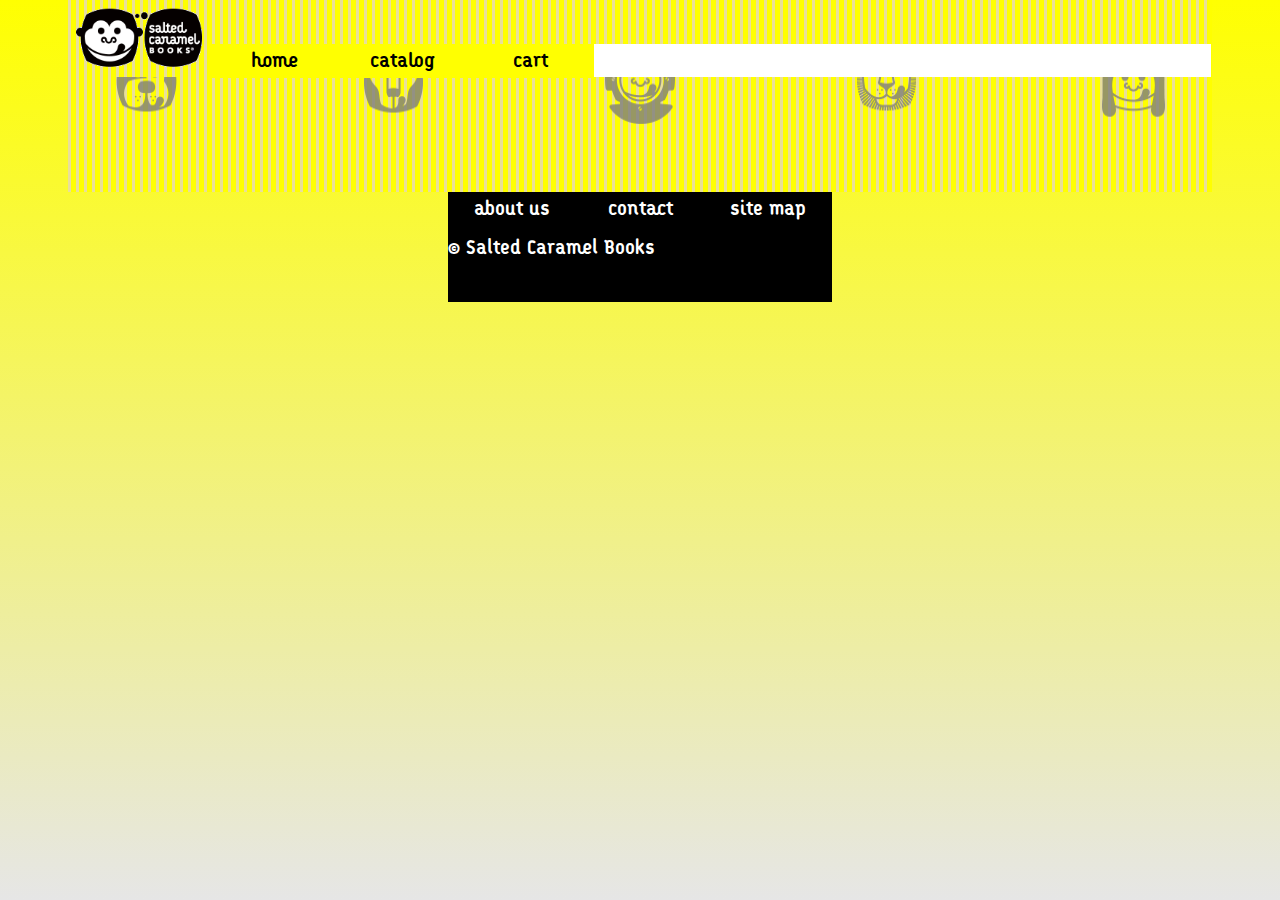
<file: cart_contact.html>
<!DOCTYPE html>
<html>
  <head>
    <meta charset="utf-8"/>
    <meta name="description" content="Salted Caramel books—and goods! is a small publishing house specialized in short, very hands-on and experimental editions. We cater to the fun and love for learning. English-Spanish,  dual language, books, children’s books, bilingual kids, dual-language immersion, popular culture, Mexico, graphic design, typography, lettering.">

    <!-- this should help media queries work on iphone -->
    <meta name="viewport" content="initial-scale = 1.0,maximum-scale = 1.0" />

    <!-- code to link type -->
    <link href="https://fonts.googleapis.com/css?family=Fira+Sans:400,400i,700,700i" rel="stylesheet">

    <!--bootstrap link-->
    <link rel="stylesheet" href="https://maxcdn.bootstrapcdn.com/bootstrap/4.0.0/css/bootstrap.min.css" integrity="sha384-Gn5384xqQ1aoWXA+058RXPxPg6fy4IWvTNh0E263XmFcJlSAwiGgFAW/dAiS6JXm" crossorigin="anonymous">
    <!--end of bootstrap link-->

    <!--JS, Popper.js, and JQuery-->
    <script src="https://code.jquery.com/jquery-3.2.1.slim.min.js" integrity="sha384-KJ3o2DKtIkvYIK3UENzmM7KCkRr/rE9/Qpg6aAZGJwFDMVNA/GpGFF93hXpG5KkN" crossorigin="anonymous"></script>

    <script src="https://cdnjs.cloudflare.com/ajax/libs/popper.js/1.12.9/umd/popper.min.js" integrity="sha384-ApNbgh9B+Y1QKtv3Rn7W3mgPxhU9K/ScQsAP7hUibX39j7fakFPskvXusvfa0b4Q" crossorigin="anonymous"></script>

    <script src="https://maxcdn.bootstrapcdn.com/bootstrap/4.0.0/js/bootstrap.min.js" integrity="sha384-JZR6Spejh4U02d8jOt6vLEHfe/JQGiRRSQQxSfFWpi1MquVdAyjUar5+76PVCmYl" crossorigin="anonymous"></script>
    <!--end of JS, Popper.js, and JQuery-->


    <!-- code to reset -->
    <link href="resources/css/reset.css" type="text/css" rel="stylesheet">
    <!-- link to css sheet -->
    <link href="resources/css/style.css" type="text/css" rel="stylesheet">
    <!--favicon link, remember to generate and check path, rename here -->
    <link rel="icon" href="./favicon.ico" type="image/x-icon">
    <!--link to fontawesome-->
    <link rel="stylesheet" type="text/css" href="https://maxcdn.bootstrapcdn.com/font-awesome/4.7.0/css/font-awesome.css">


    <title>Cart_contact</title>
  </head>

<body>
<!-- start of main container -->
<div class="maincontainer">

<!-- start of header -->
  <header>
    <div class="logo_container">
      <img src="resources/images/logo_header.gif" alt="logotype">
    </div>
    <!--logo container for android version-->
    <div class="logo_blink_container">
      <img src="resources/images/home_images/logo_blink.gif" alt="logotype">
    </div>
    <!--end of logo container for android version-->

    <nav-container>
      <div class="spacer-header"> </div>
      <nav>
        <ul>
          <li><a href="#home">home</a></li>
          <li><a href="#catalog">catalog</a></li>
          <li><a href="cart_contact.html" target="blank">cart</a></li>
        </ul>
      </nav>
    </nav-container>
  </header> <!-- end of header -->

  <div class="pictographs">
      <img src="resources/images/home_images/dog.png" alt="dog">
      <img src="resources/images/home_images/bear.png" alt="bear">
      <img src="resources/images/home_images/diver.png" alt="diver">
      <img src="resources/images/home_images/lion.png" alt="lion">
      <img src="resources/images/home_images/pilot.png" alt="pilot">
    </div>

  <footer>
    <nav>
      <ul>
        <li><a href="#about-us">about us</a></li>
        <li><a href="#">contact</a></li>
        <li><a href="#">site map</a></li>
      </ul>
    </nav>

    <!--Sharing icons-->
      <!-- AddToAny BEGIN -->
      <div class="a2a_kit a2a_kit_size_32 a2a_default_style">
      <a class="a2a_dd" href="https://www.addtoany.com/share"></a>
      <a class="a2a_button_facebook"></a>
      <a class="a2a_button_twitter"></a>
      <a class="a2a_button_google_plus"></a>
      </div>
      <script async src="https://static.addtoany.com/menu/page.js"></script>
      <!-- AddToAny END -->

    <!--end of sharing icons-->

    <div class="copyright">
      <p>© Salted Caramel Books</p>
    </div>
  </footer>

</div> <!-- end of main container -->
  </body>
</html>
</file>
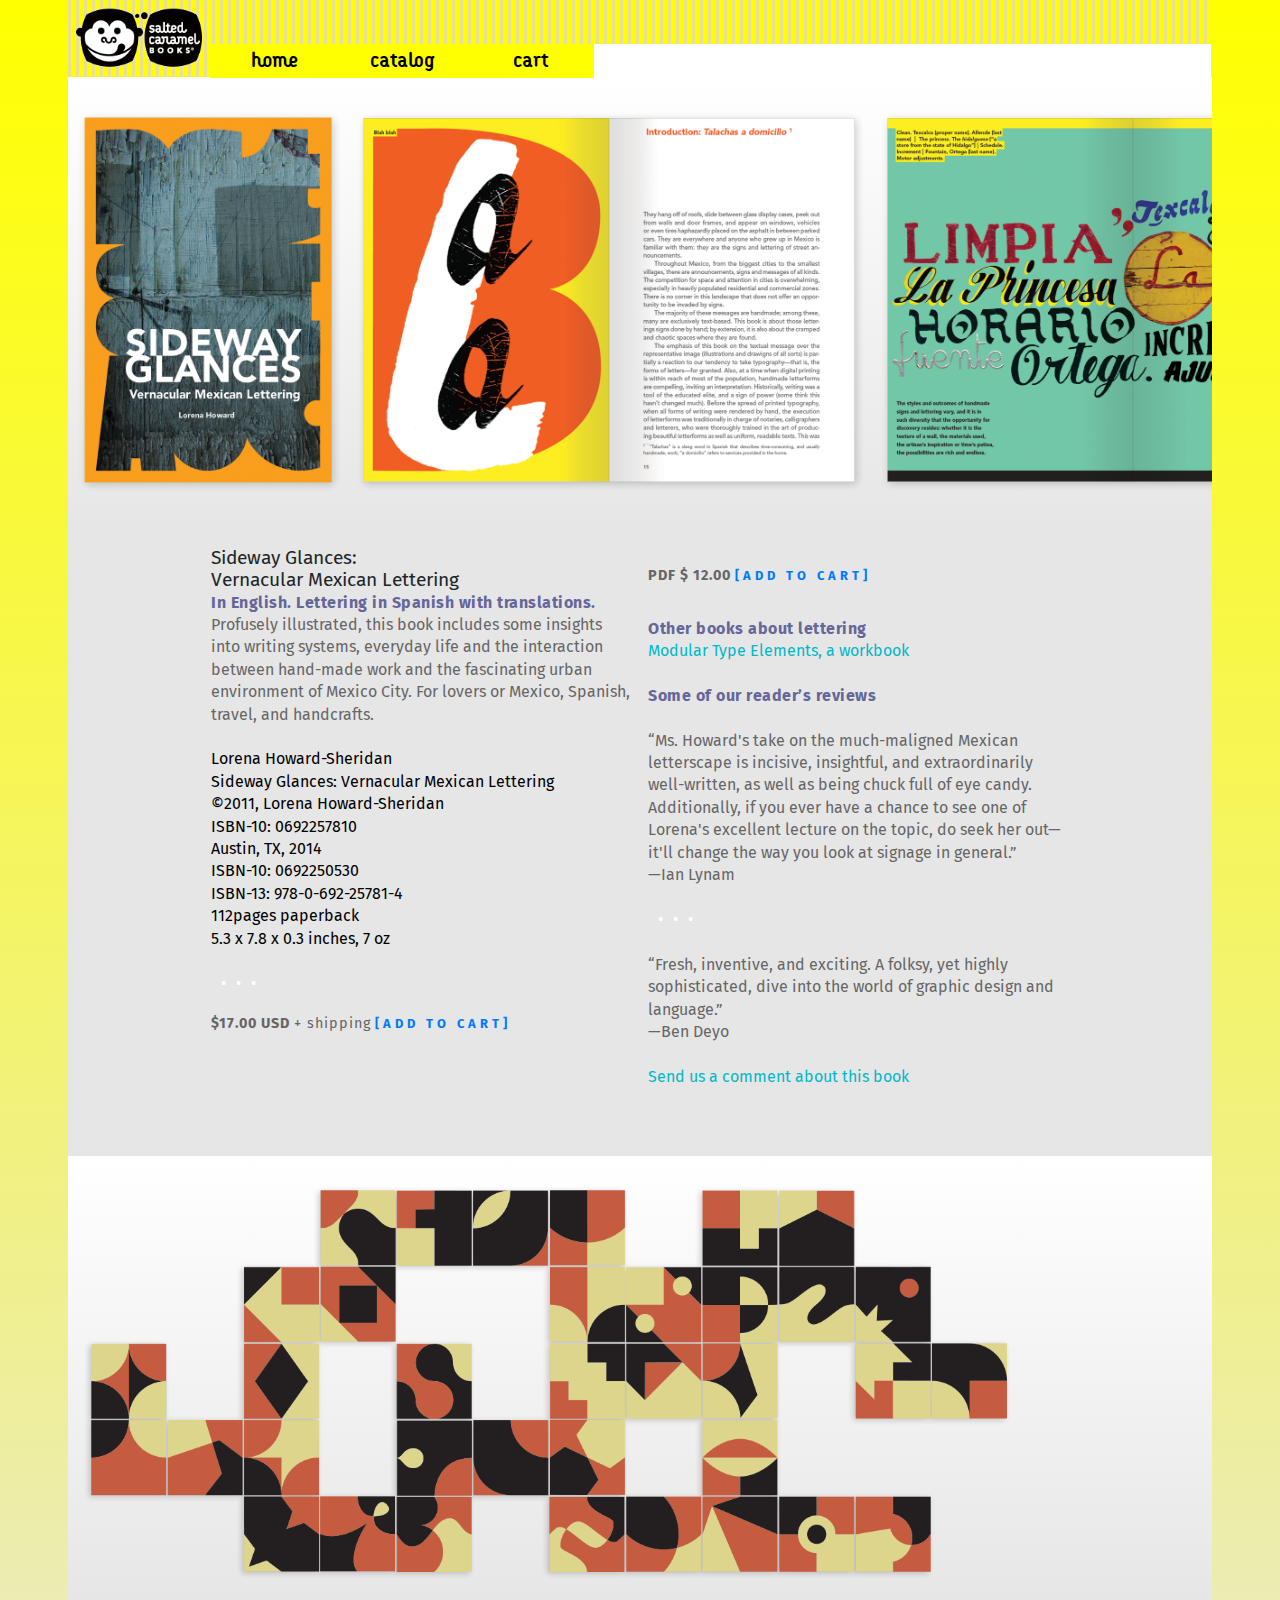
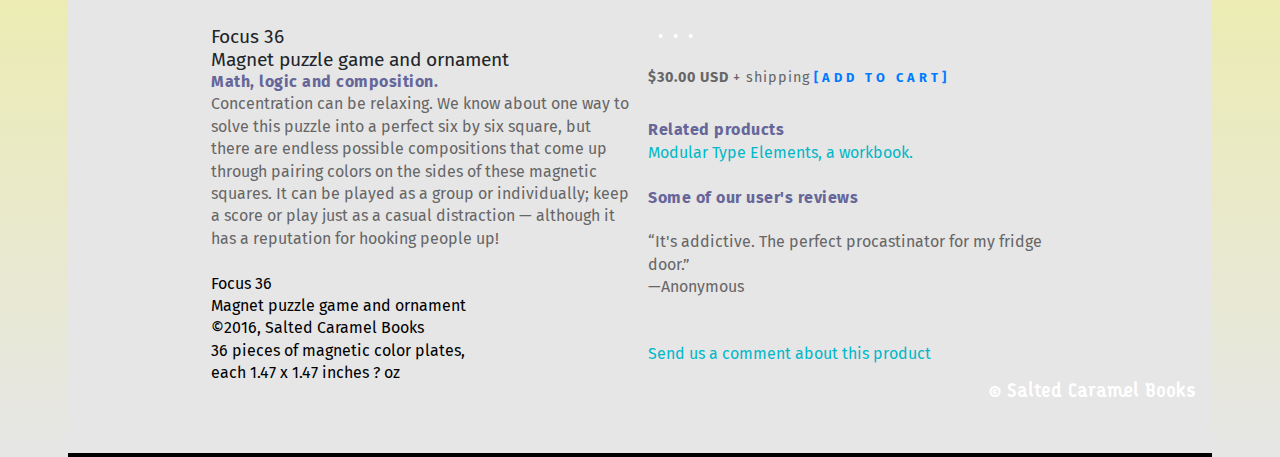
<file: focus_36.html>
<!DOCTYPE html>
<html>
  <head>
    <meta charset="utf-8"/>
    <meta name="description" content="Salted Caramel books—and goods! is a small publishing house specialized in short, very hands-on and experimental editions. We cater to the fun and love for learning. English-Spanish,  dual language, books, children’s books, bilingual kids, dual-language immersion, popular culture, Mexico, graphic design, typography, lettering.">

    <!-- this should help media queries work on iphone -->
    <meta name="viewport" content="initial-scale = 1.0,maximum-scale = 1.0" />

    <!-- code to link type -->
    <link href="https://fonts.googleapis.com/css?family=Fira+Sans:400,400i,700,700i" rel="stylesheet">

    <!--bootstrap link-->
    <link rel="stylesheet" href="https://maxcdn.bootstrapcdn.com/bootstrap/4.0.0/css/bootstrap.min.css" integrity="sha384-Gn5384xqQ1aoWXA+058RXPxPg6fy4IWvTNh0E263XmFcJlSAwiGgFAW/dAiS6JXm" crossorigin="anonymous">
    <!--end of bootstrap link-->

    <!--JS, Popper.js, and JQuery-->
    <script src="https://code.jquery.com/jquery-3.2.1.slim.min.js" integrity="sha384-KJ3o2DKtIkvYIK3UENzmM7KCkRr/rE9/Qpg6aAZGJwFDMVNA/GpGFF93hXpG5KkN" crossorigin="anonymous"></script>

    <script src="https://cdnjs.cloudflare.com/ajax/libs/popper.js/1.12.9/umd/popper.min.js" integrity="sha384-ApNbgh9B+Y1QKtv3Rn7W3mgPxhU9K/ScQsAP7hUibX39j7fakFPskvXusvfa0b4Q" crossorigin="anonymous"></script>

    <script src="https://maxcdn.bootstrapcdn.com/bootstrap/4.0.0/js/bootstrap.min.js" integrity="sha384-JZR6Spejh4U02d8jOt6vLEHfe/JQGiRRSQQxSfFWpi1MquVdAyjUar5+76PVCmYl" crossorigin="anonymous"></script>
    <!--end of JS, Popper.js, and JQuery-->


    <!-- code to reset -->
    <link href="resources/css/reset.css" type="text/css" rel="stylesheet">
    <!-- link to css sheet -->
    <link href="resources/css/style.css" type="text/css" rel="stylesheet">
    <!--favicon link, remember to generate and check path, rename here -->
    <link rel="icon" href="./favicon.ico" type="image/x-icon">
    <!--link to fontawesome-->
    <link rel="stylesheet" type="text/css" href="https://maxcdn.bootstrapcdn.com/font-awesome/4.7.0/css/font-awesome.css">


    <title>Focus 36</title>
  </head>

<!-- /////////////////////////////////////////////////////////////////////////////////////////////////////////////////////////////////////////////////////////////////////////////-->

<body>

<!-- start of main container -->
<div class="maincontainer">

<!-- start of header -->
  <header>
    <div class="logo_container">
      <img src="resources/images/logo_header.gif" alt="logotype">
    </div>
    <!--logo container for android version-->
    <div class="logo_blink_container">
      <img src="resources/images/home_images/logo_blink.gif" alt="logotype">
    </div>
    <!--end of logo container for android version-->

    <nav-container>
      <div class="spacer-header"> </div>
      <nav>
        <ul>
          <li><a href="index.html">home</a></li>
          <li><a href="index.html#catalog">catalog</a></li>
          <li><a href="cart.html">cart</a></li>
        </ul>
      </nav>
    </nav-container>
  </header> <!-- end of header -->

  <!--beginning of individual item container -->
<div class="individual_item_container">


    <div class="spread_sequence_horizontal">
    <img  src="resources/images/sideway_glances_images/sideway_glances_01.png" alt="cover">

    <img  src="resources/images/sideway_glances_images/sideway_glances_02.png" alt="page spread">

    <img  src="resources/images/sideway_glances_images/sideway_glances_03.png" alt="page spread">

    <img  src="resources/images/sideway_glances_images/sideway_glances_04.png" alt="page spread">

    <img  src="resources/images/sideway_glances_images/sideway_glances_05.png" alt="page spread">

    <img  src="resources/images/sideway_glances_images/sideway_glances_06.png" alt="page spread">


  </div>



  <div class="item_specs">


    <h1>Sideway Glances:
    <br>
    Vernacular Mexican Lettering</h1>
    <h4>In English. Lettering in Spanish with translations.
    </h4>
    <p>Profusely illustrated, this book includes some insights into writing systems, everyday life and the interaction between hand-made work and the fascinating urban environment of Mexico City. For lovers or Mexico, Spanish, travel, and handcrafts.
    <br>
    <br>

    <div class="bibliography">
      Lorena Howard-Sheridan<br>
      Sideway Glances: Vernacular Mexican Lettering<br>
      ©2011, Lorena Howard-Sheridan<br>
      ISBN-10: 0692257810<br>
      Austin, TX, 2014<br>
      ISBN-10: 0692250530<br>
      ISBN-13: 978-0-692-25781-4<br>
      112pages paperback<br>
      5.3 x 7.8 x 0.3 inches, 7 oz<br>
    </div><!--end of bibliography-->
    <br>
    <div class="dots">•  •  •  </div>
    <div class="price">$17.00 USD <span class="regular">+ shipping</span> <span class="cart"><a href="#">[add to cart]</a></span></div>
    <div class="price">PDF $ 12.00 <span class="cart"><a href="#">[add to cart]</a></span> </div>
   <br>

    <h4>Other books about lettering</h4>
    <div class="other_titles_and_comments"><a href="#">Modular Type Elements, a workbook</a></div>
    <br>

    <h4>Some of our reader’s reviews</h4>
    <br>
    <p>“Ms. Howard's take on the much-maligned Mexican letterscape is incisive, insightful, and extraordinarily well-written, as well as being chuck full of eye candy.
    Additionally, if you ever have a chance to see one of Lorena's excellent lecture on the topic, do seek her out—it'll change the way you look at signage in general.”
    <br>
    ­—Ian Lynam</p>
    <br>
    <div class="dots">•  •  •</div>
    <br>
    <p>“Fresh, inventive, and exciting. A folksy, yet highly sophisticated, dive into the world of graphic design and language.”
    <br>
    —Ben Deyo</p>

    <br>


    <div class="other_titles_and_comments"><a href="mailto:mail@saltedcaramelbooks?Subject=comment_sideway_glances" target="_self">Send us a comment about this book</a></div>
    </div> <!-- end of item specs -->
</div> <!-- end of individual item container -->


    <!--beginning of individual item container -->
  <div class="individual_item_container">


      <div class="spread_sequence_horizontal">
      <img  src="resources/images/game_images/game_01.png" alt="puzzle">
      </div>

    <div class="item_specs">

      <h1>Focus 36
      <br>
      Magnet puzzle game and ornament</h1>
      <h4>Math, logic and composition.</h4>
      <p>Concentration can be relaxing. We know about one way to solve this puzzle into a perfect six by six square, but there are endless possible compositions that come up through pairing colors on the sides of these magnetic squares. It can be played as a group or individually; keep a score or play just as a casual distraction — although it has a reputation for hooking people up!
      <br>
      <br>

      <div class="bibliography">
        Focus 36<br>
        Magnet puzzle game and ornament<br>
        ©2016, Salted Caramel Books<br>
        36 pieces of magnetic color plates,<br>
        each 1.47 x 1.47 inches
         ? oz
        <br>
      </div><!--end of bibliography-->

      <div class="dots">•  •  •  </div>
      <div class="price">$30.00 USD <span class="regular">+ shipping</span> <span class="cart"><a href="#">[add to cart]</a></span></div>

     <br>

      <h4>Related products</h4>
      <div class="other_titles_and_comments"><a href="#">Modular Type Elements, a workbook. </a></div>
      <br>

      <h4>Some of our user's reviews</h4>
      <br>
      <p>“It's addictive. The perfect procastinator for my fridge door.”<br>
      —Anonymous</p>
      <br>
      <br>


      <div class="other_titles_and_comments"><a href="mailto:mail@saltedcaramelbooks?Subject=comment_focus_36" target="_self">Send us a comment about this product</a></div>
      </div> <!-- end of item specs -->
    </div> <!-- end of individual item container -->

</div> <!-- end of main container -->



<div class="footcontainer">
<footer>
  <div class="foot_style">
  <nav>
    <ul>
      <li><a href="#about-us" target:"_self">about us</a></li>
      <li><a href="mailto:mail@saltedcaramelbooks?Subject=Contact_message_from_site" target="_self">contact</a></li>

    </ul>
  </nav>

  <!--Sharing icons-->
    <!-- AddToAny BEGIN -->
    <div class="a2a_kit a2a_kit_size_32 a2a_default_style">
    <a class="a2a_dd" href="https://www.addtoany.com/share"></a>
    <a class="a2a_button_facebook"></a>
    <a class="a2a_button_twitter"></a>
    <a class="a2a_button_google_plus"></a>
    </div>
    <script async src="https://static.addtoany.com/menu/page.js"></script>
    <!-- AddToAny END -->

  <!--end of sharing icons-->

  <div class="copyright">
    <p>© Salted Caramel Books</p>
  </div>

</div>
</footer>
</div> <!--end of footcontainer-->




  </body>
</html>
</file>
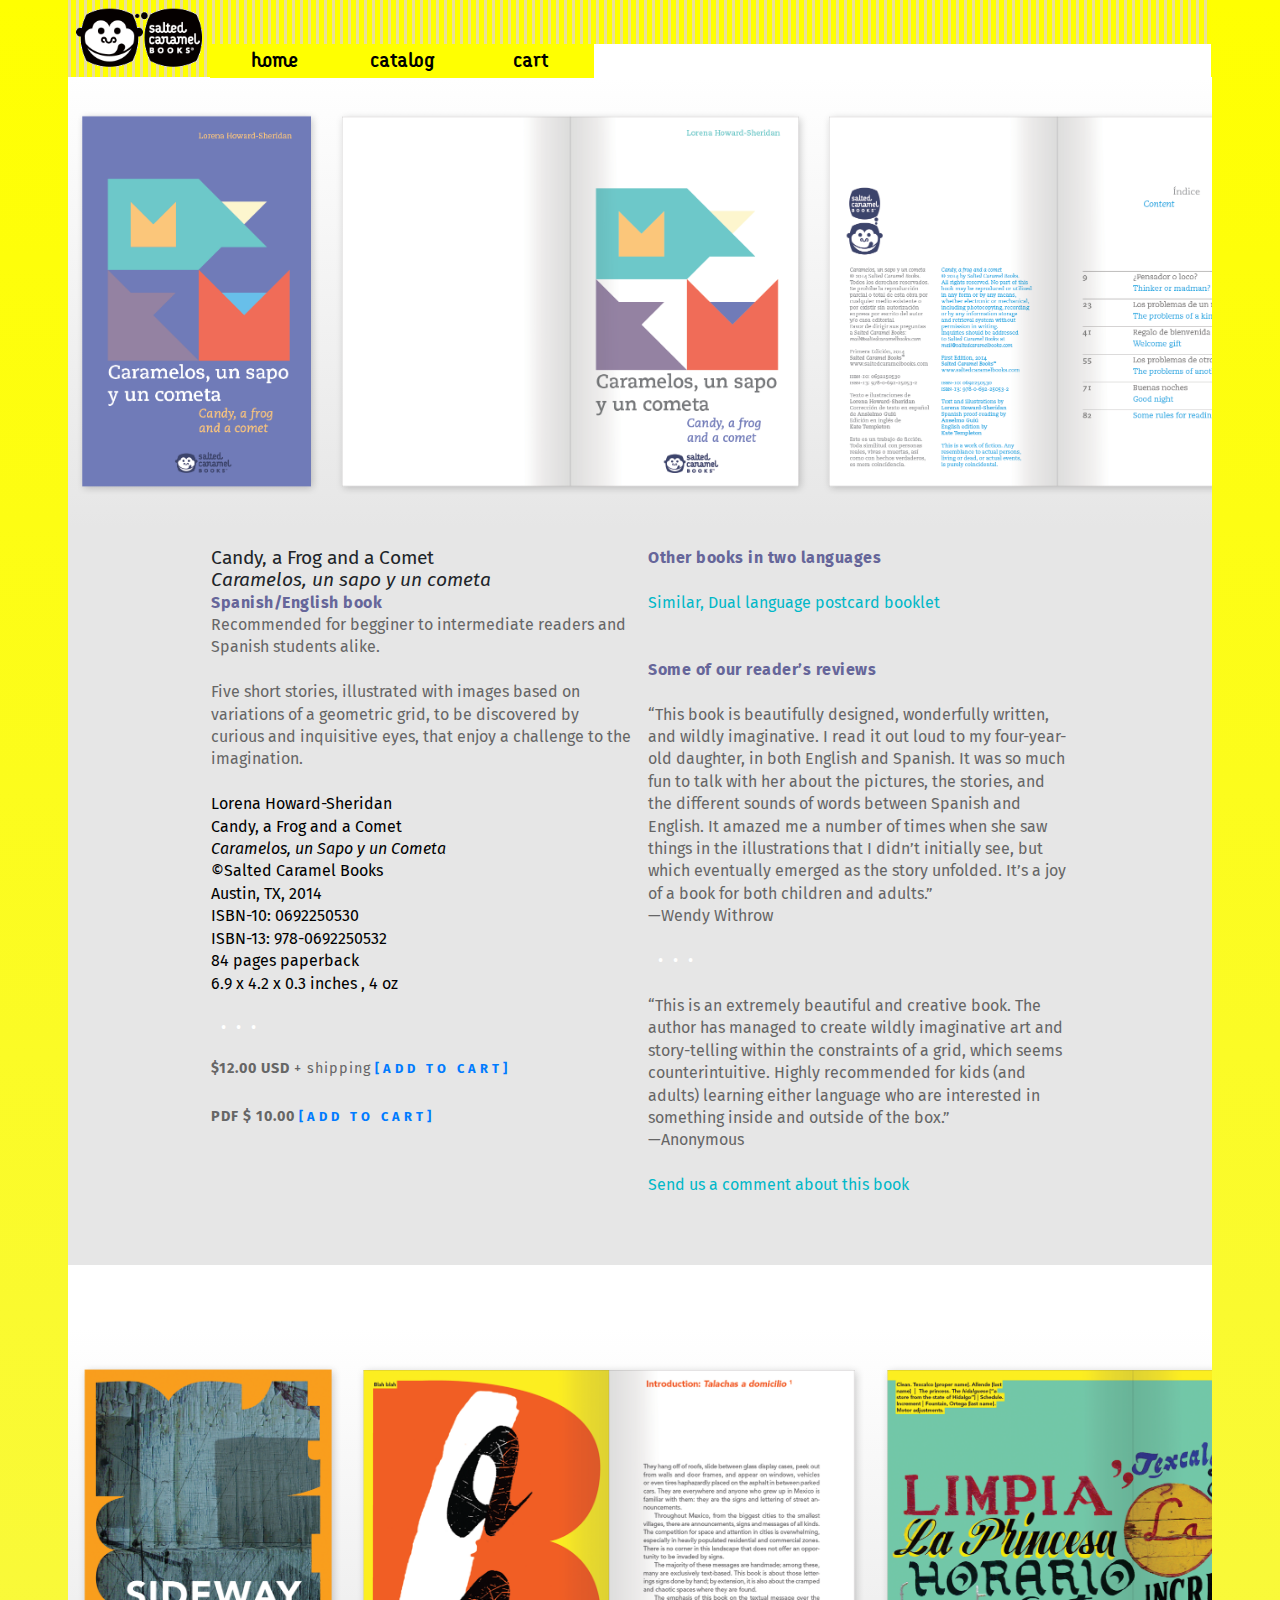
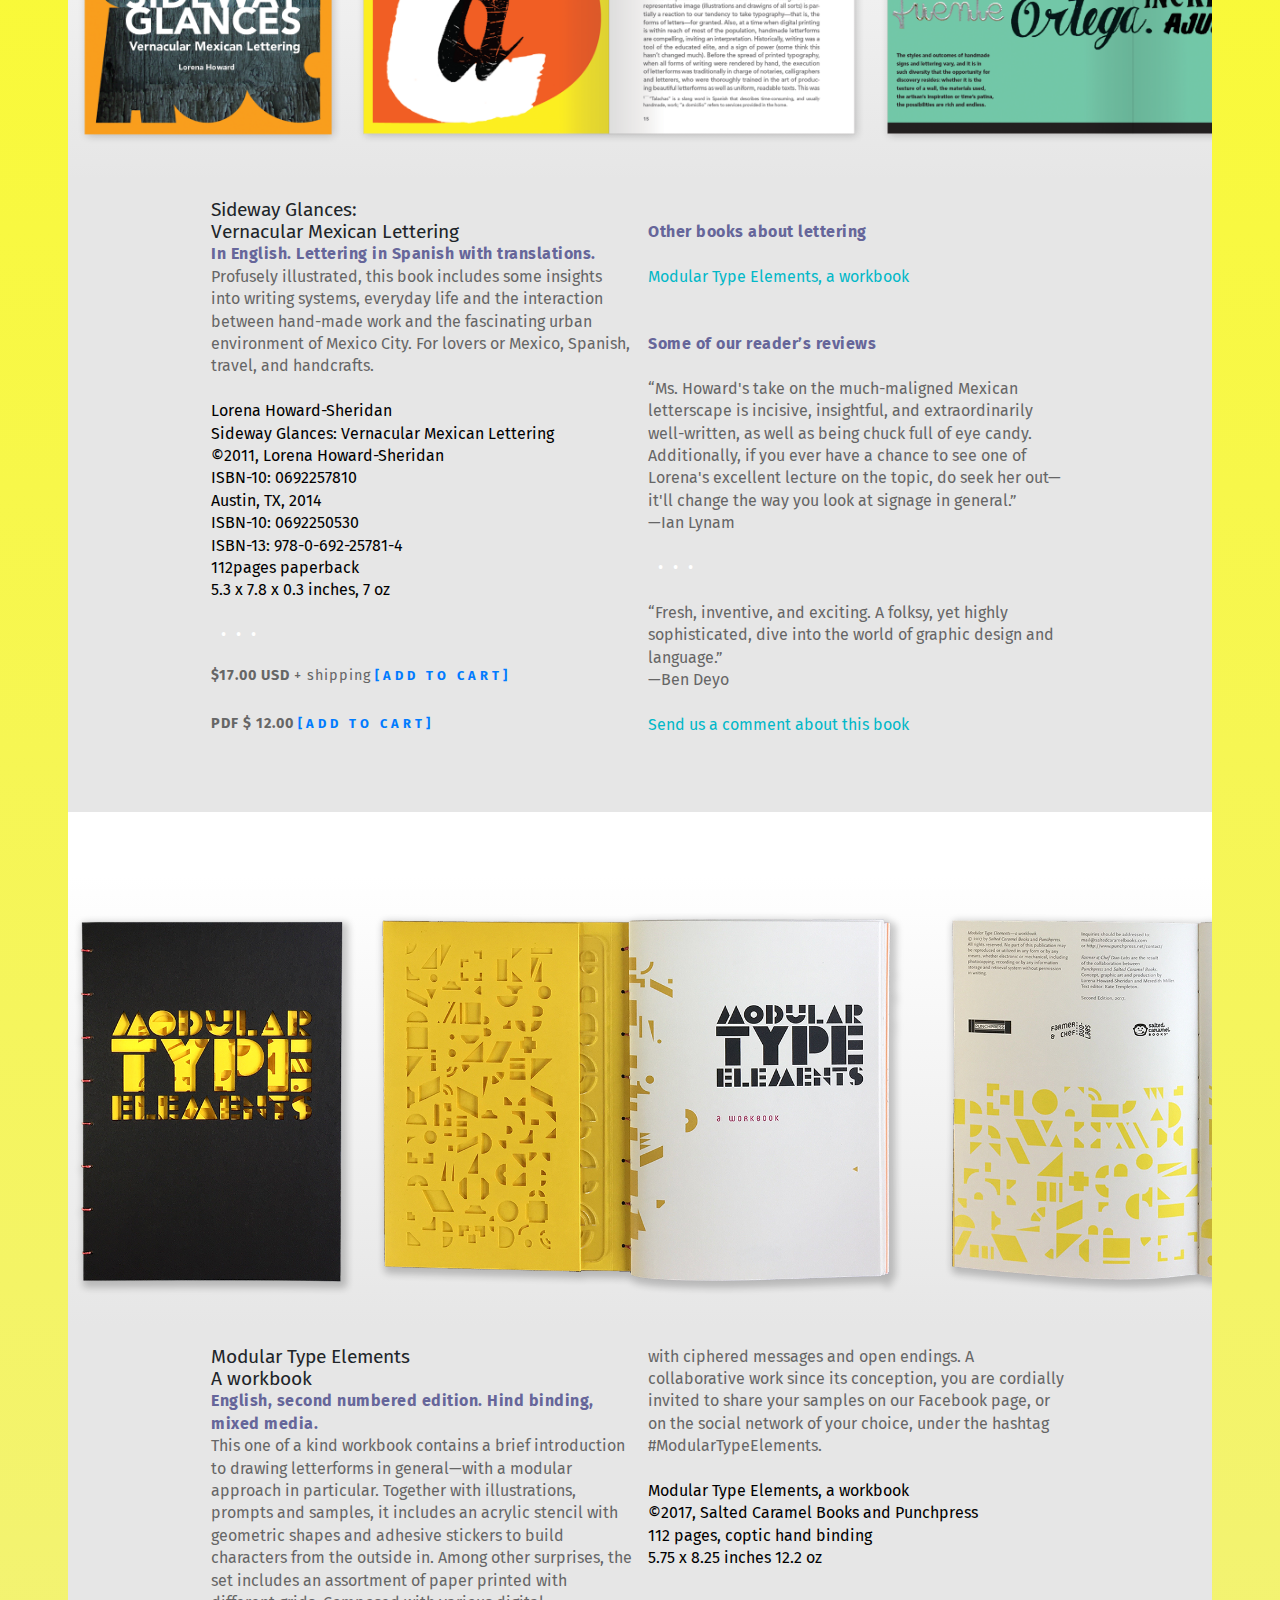
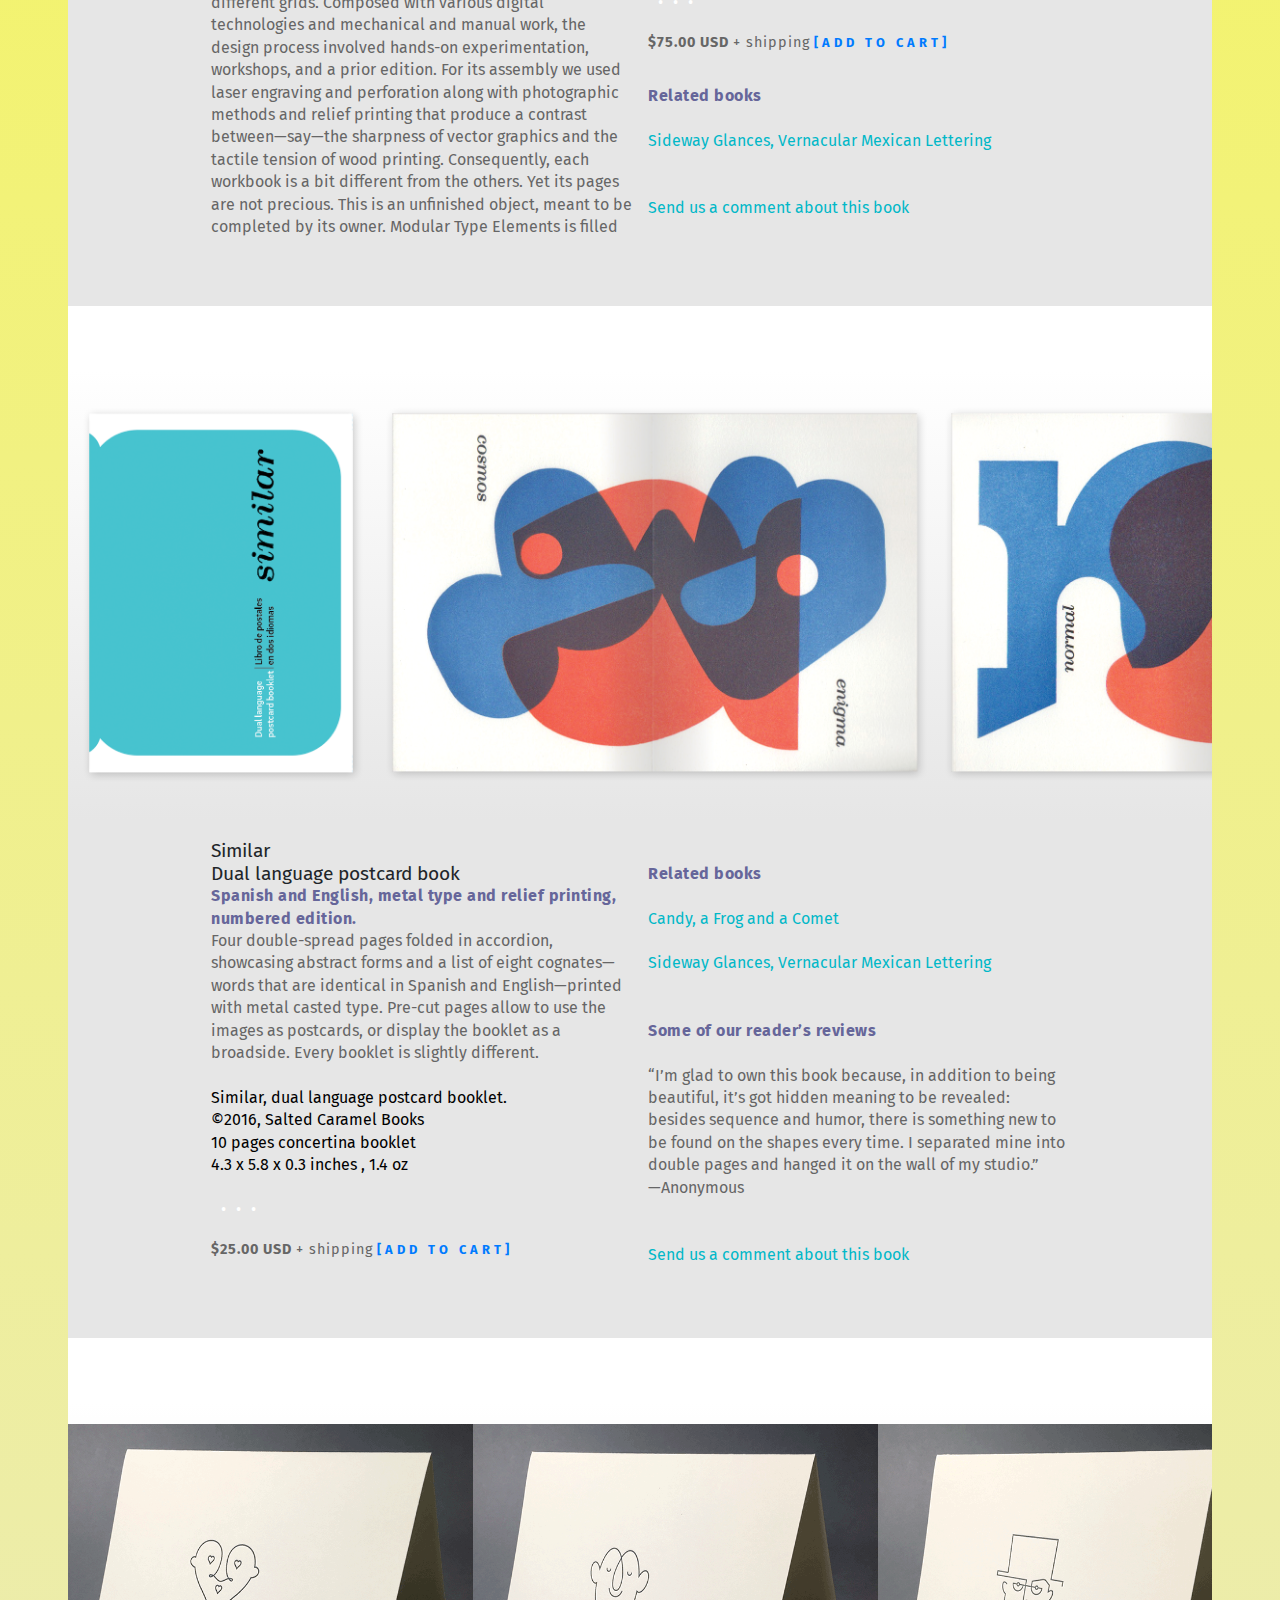
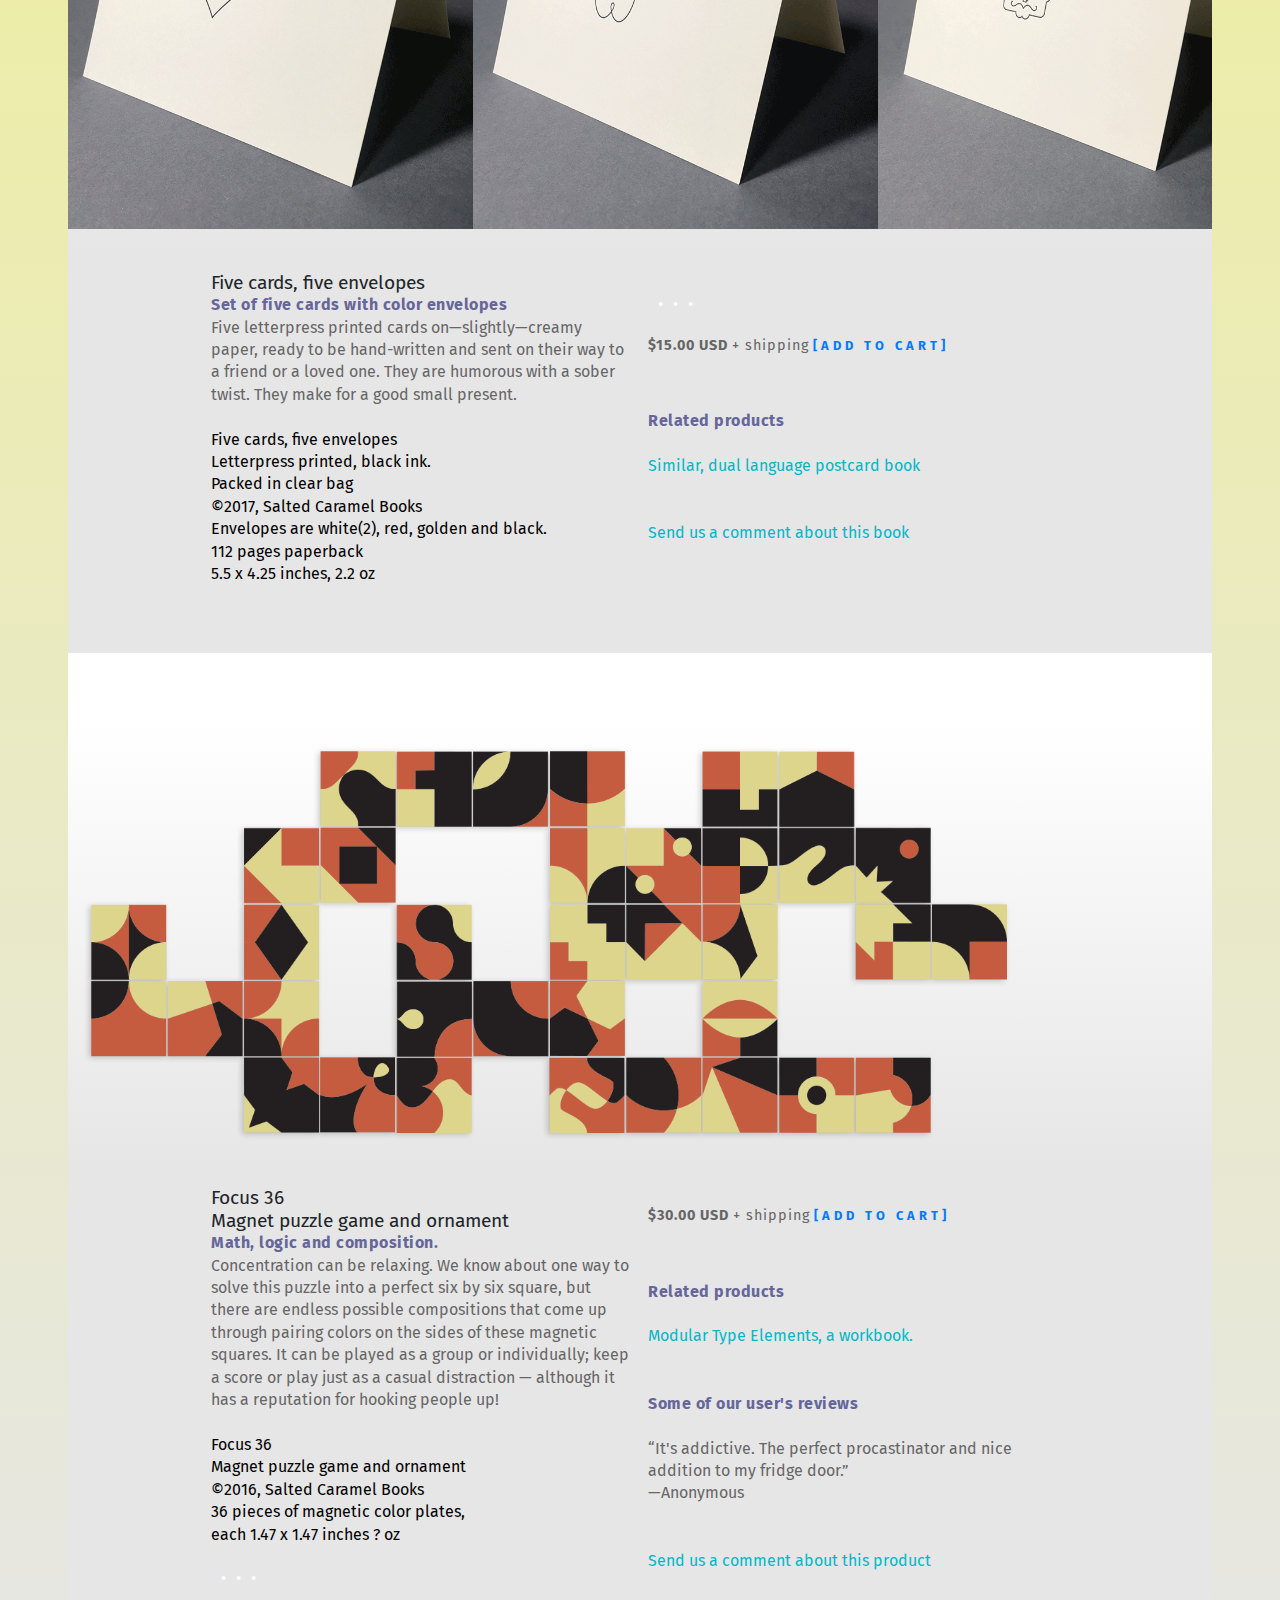
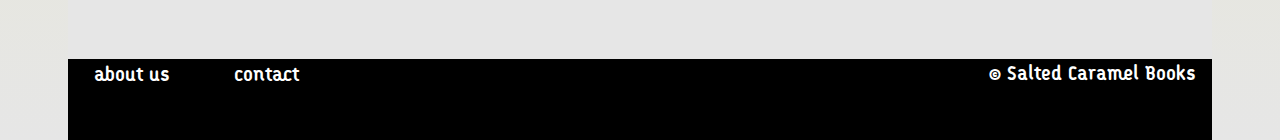
<file: product_specs.html>
<!DOCTYPE html>
<html>
  <head>
    <meta charset="utf-8"/>
    <meta name="description" content="Salted Caramel books—and goods! is a small publishing house specialized in short, very hands-on and experimental editions. We cater to the fun and love for learning. English-Spanish,  dual language, books, children’s books, bilingual kids, dual-language immersion, popular culture, Mexico, graphic design, typography, lettering.">

    <!-- this should help media queries work on iphone -->
    <meta name="viewport" content="initial-scale = 1.0,maximum-scale = 1.0" />

    <!-- code to link type -->
    <link href="https://fonts.googleapis.com/css?family=Fira+Sans:400,400i,700,700i" rel="stylesheet">

    <!--bootstrap link-->
    <link rel="stylesheet" href="https://maxcdn.bootstrapcdn.com/bootstrap/4.0.0/css/bootstrap.min.css" integrity="sha384-Gn5384xqQ1aoWXA+058RXPxPg6fy4IWvTNh0E263XmFcJlSAwiGgFAW/dAiS6JXm" crossorigin="anonymous">
    <!--end of bootstrap link-->

    <!--JS, Popper.js, and JQuery-->
    <script src="https://code.jquery.com/jquery-3.2.1.slim.min.js" integrity="sha384-KJ3o2DKtIkvYIK3UENzmM7KCkRr/rE9/Qpg6aAZGJwFDMVNA/GpGFF93hXpG5KkN" crossorigin="anonymous"></script>

    <script src="https://cdnjs.cloudflare.com/ajax/libs/popper.js/1.12.9/umd/popper.min.js" integrity="sha384-ApNbgh9B+Y1QKtv3Rn7W3mgPxhU9K/ScQsAP7hUibX39j7fakFPskvXusvfa0b4Q" crossorigin="anonymous"></script>

    <script src="https://maxcdn.bootstrapcdn.com/bootstrap/4.0.0/js/bootstrap.min.js" integrity="sha384-JZR6Spejh4U02d8jOt6vLEHfe/JQGiRRSQQxSfFWpi1MquVdAyjUar5+76PVCmYl" crossorigin="anonymous"></script>
    <!--end of JS, Popper.js, and JQuery-->


    <!-- code to reset -->
    <link href="resources/css/reset.css" type="text/css" rel="stylesheet">
    <!-- link to css sheet -->
    <link href="resources/css/style.css" type="text/css" rel="stylesheet">
    <!--favicon link, remember to generate and check path, rename here -->
    <link rel="icon" href="./favicon.ico" type="image/x-icon">
    <!--link to fontawesome-->
    <link rel="stylesheet" type="text/css" href="https://maxcdn.bootstrapcdn.com/font-awesome/4.7.0/css/font-awesome.css">


    <title>Books and Goods—specifications</title>
  </head>

  <!-- /////////////////////////////////////////////////////////////////////////////////////////////////////////////////////////////////////////////////////////////////////////////-->


<body>

<!-- start of main container -->
<div class="maincontainer">

<!-- start of header -->
  <header>
    <div class="logo_container">
      <img src="resources/images/logo_header.gif" alt="logotype">
    </div>
    <!--logo container for android version-->
    <div class="logo_blink_container">
      <img src="resources/images/home_images/logo_blink.gif" alt="logotype">
    </div>
    <!--end of logo container for android version-->

    <nav-container>
      <div class="spacer-header"> </div>
      <nav>
        <ul>
          <li><a href="index.html">home</a></li>
          <li><a href="index.html#catalog">catalog</a></li>
          <li><a href="cart.html">cart</a></li>
        </ul>
      </nav>
    </nav-container>
  </header> <!-- end of header -->

  <!--beginning of individual page container-->
  <div class="individual_page">

    <!--beginning of individual item container -->
  <div id="candy_frog_comet" class="individual_item_container">

      <div class="spread_sequence_horizontal">
      <img  src="resources/images/candy_frog_comet_images/candy_frog_comet_01.png" alt="cover">

      <img  src="resources/images/candy_frog_comet_images/candy_frog_comet_02.png" alt="page spread">

      <img  src="resources/images/candy_frog_comet_images/candy_frog_comet_03.png" alt="page spread">

      <img  src="resources/images/candy_frog_comet_images/candy_frog_comet_04.png" alt="page spread">

      <img  src="resources/images/candy_frog_comet_images/candy_frog_comet_05.png" alt="page spread">

      <img  src="resources/images/candy_frog_comet_images/candy_frog_comet_06.png" alt="page spread">

      <img  src="resources/images/candy_frog_comet_images/candy_frog_comet_07.png" alt="page spread">

      <img  src="resources/images/candy_frog_comet_images/candy_frog_comet_08.png" alt="page spread">

      <img  src="resources/images/candy_frog_comet_images/candy_frog_comet_09.png" alt="page spread">

      <img  src="resources/images/candy_frog_comet_images/candy_frog_comet_10.png" alt="page spread">
    </div>

    <div class="item_specs">
      <h1>Candy, a Frog and a Comet <br>
      <span class="italic">Caramelos, un sapo y un cometa</span></h1>
      <h4>Spanish/English book</h4>
      <p>Recommended for begginer to intermediate readers and Spanish students alike.<br>
      <br>
      <p>Five short stories, illustrated with images based on variations of a geometric grid, to be discovered by curious and inquisitive eyes, that enjoy a challenge to the imagination.<br><br>

      <div class="bibliography">
        Lorena Howard-Sheridan<br>
        Candy, a Frog and a Comet <br><span class="italic">Caramelos, un Sapo y un Cometa</span> <br>
        ©Salted Caramel Books<br>
        Austin, TX, 2014<br>
        ISBN-10: 0692250530<br>
        ISBN-13: 978-0692250532<br>
        84 pages paperback<br>
        6.9 x 4.2 x 0.3 inches , 4 oz<br>
      </div><!--end of bibliography-->
      <br>
      <div class="dots">•  •  •  </div>
      <div class="price">$12.00 USD <span class="regular">+ shipping</span> <span class="cart"><a href="cart.html">[add to cart]</a></span></div>
      <div class="price">PDF $ 10.00 <span class="cart"><a href="cart.html">[add to cart]</a></span> </div>
     <br>
      <br>
      <h4>Other books in two languages</h4>
      <br>
      <div class="other_titles_and_comments"><a href="#similar">Similar,
      Dual language postcard booklet</a></div>
      <br>
<br>
      <h4>Some of our reader’s reviews</h4>
      <br>
      <p>“This book is beautifully designed,
      wonderfully written, and wildly imaginative. I read it out loud to my four-year-old daughter, in both English and Spanish. It was so much fun to talk with her about the pictures, the stories, and the different sounds of words between Spanish and English. It amazed me a number of times when she saw things in the illustrations that I didn’t initially see, but which eventually emerged as the story unfolded. It’s a joy of a book for both children and adults.”<br>
      ­—Wendy Withrow</p>
      <br>
      <div class="dots">•  •  •</div>
      <br>
      <p>“This is an extremely beautiful and creative book. The author has managed to create wildly imaginative art and story-telling within the constraints of a grid, which seems counterintuitive. Highly recommended for kids (and adults) learning either language who are interested in something inside and outside of the box.”<br>
      —Anonymous</p>
      <br>
      <div class="other_titles_and_comments"><a href="mailto:mail@saltedcaramelbooks?Subject=comment_candy_frog_comet" target="_self">Send us a comment about this book</a></div>
      </div> <!-- end of item specs -->
</div> <!-- end of individual item container -->


<!--beginning of individual item container with spacer -->
<div id="sideway_glances" class="individual_item_container">

  <!--spacer second to last item from top -->
  <div class="spacer_top"></div>

  <div class="spread_sequence_horizontal">
  <img  src="resources/images/sideway_glances_images/sideway_glances_01.png" alt="cover">

  <img  src="resources/images/sideway_glances_images/sideway_glances_02.png" alt="page spread">

  <img  src="resources/images/sideway_glances_images/sideway_glances_03.png" alt="page spread">

  <img  src="resources/images/sideway_glances_images/sideway_glances_04.png" alt="page spread">

  <img  src="resources/images/sideway_glances_images/sideway_glances_05.png" alt="page spread">

  <img  src="resources/images/sideway_glances_images/sideway_glances_06.png" alt="page spread">

</div>

<div class="item_specs">
  <h1>Sideway Glances:
  <br>
  Vernacular Mexican Lettering</h1>
  <h4>In English. Lettering in Spanish with translations.
  </h4>
  <p>Profusely illustrated, this book includes some insights into writing systems, everyday life and the interaction between hand-made work and the fascinating urban environment of Mexico City. For lovers or Mexico, Spanish, travel, and handcrafts.
  <br>
  <br>

  <div class="bibliography">
    Lorena Howard-Sheridan<br>
    Sideway Glances: Vernacular Mexican Lettering<br>
    ©2011, Lorena Howard-Sheridan<br>
    ISBN-10: 0692257810<br>
    Austin, TX, 2014<br>
    ISBN-10: 0692250530<br>
    ISBN-13: 978-0-692-25781-4<br>
    112pages paperback<br>
    5.3 x 7.8 x 0.3 inches, 7 oz<br>
  </div><!--end of bibliography-->
  <br>
  <div class="dots">•  •  •  </div>
  <div class="price">$17.00 USD <span class="regular">+ shipping</span> <span class="cart"><a href="cart.html">[add to cart]</a></span></div>
  <div class="price">PDF $ 12.00 <span class="cart"><a href="cart.html">[add to cart]</a></span> </div>
 <br>

  <h4>Other books about lettering</h4>
  <br>
  <div class="other_titles_and_comments"><a href="#modular_type_elements">Modular Type Elements, a workbook</a></div>
  <br>
  <br>
  <h4>Some of our reader’s reviews</h4>
  <br>
  <p>“Ms. Howard's take on the much-maligned Mexican letterscape is incisive, insightful, and extraordinarily well-written, as well as being chuck full of eye candy.
  Additionally, if you ever have a chance to see one of Lorena's excellent lecture on the topic, do seek her out—it'll change the way you look at signage in general.”
  <br>
  ­—Ian Lynam</p>
  <br>
  <div class="dots">•  •  •</div>
  <br>
  <p>“Fresh, inventive, and exciting. A folksy, yet highly sophisticated, dive into the world of graphic design and language.”
  <br>
  —Ben Deyo</p>

  <br>

  <div class="other_titles_and_comments"><a href="mailto:mail@saltedcaramelbooks?Subject=comment_sideway_glances" target="_self">Send us a comment about this book</a></div>
  </div> <!-- end of item specs -->
</div> <!-- end of individual item container -->


<!--beginning of individual item container -->
<div id="modular_type_elements" class="individual_item_container">
  <div class="spacer_top"></div>

  <div class="spread_sequence_horizontal">
  <img  src="resources/images/modylar_type_elements_images/modular_type_elements_01.png" alt="cover">

  <img  src="resources/images/modylar_type_elements_images/modular_type_elements_02.png" alt="page spread">

  <img  src="resources/images/modylar_type_elements_images/modular_type_elements_03.png" alt="page spread">

  <img  src="resources/images/modylar_type_elements_images/modular_type_elements_04.png" alt="page spread">

  <img  src="resources/images/modylar_type_elements_images/modular_type_elements_05.png" alt="page spread">

  <img  src="resources/images/modylar_type_elements_images/modular_type_elements_06.png" alt="page spread">

  <img  src="resources/images/modylar_type_elements_images/modular_type_elements_07.png" alt="page spread">

  <img  src="resources/images/modylar_type_elements_images/modular_type_elements_08.png" alt="page spread">

  <img  src="resources/images/modylar_type_elements_images/modular_type_elements_09.png" alt="page spread">

  <img  src="resources/images/modylar_type_elements_images/modular_type_elements_10.png" alt="page spread">

  <img  src="resources/images/modylar_type_elements_images/modular_type_elements_11.png" alt="page spread">

</div>

<div class="item_specs">
  <h1>Modular Type Elements
  <br>
  A workbook</h1>
  <h4>English, second numbered edition. Hind binding, mixed media.
  </h4>
  <p>This one of a kind workbook contains a brief introduction to drawing letterforms in general—with a modular approach in particular. Together with illustrations, prompts and samples, it includes an acrylic stencil with geometric shapes and adhesive stickers to build characters from the outside in. Among other surprises, the set includes an assortment of paper printed with different grids.
  Composed with various digital technologies and mechanical and manual work, the design process involved hands-on experimentation, workshops, and a prior edition. For its assembly we used laser engraving and perforation along with photographic methods and relief printing that produce a contrast between—say—the sharpness of vector graphics and the tactile tension of wood printing. Consequently, each workbook is a bit different from the others.
  Yet its pages are not precious. This is an unfinished object, meant to be completed by its owner.
  Modular Type Elements is filled with ciphered messages and open endings. A collaborative work since its conception, you are cordially invited to share your samples on our Facebook page, or on the social network of your choice, under the hashtag #ModularTypeElements.

  <br>
  <br>
  <div class="bibliography">
    Modular Type Elements, a workbook<br>
    ©2017, Salted Caramel Books and Punchpress<br>
    112 pages, coptic hand binding<br>
    5.75 x 8.25 inches 12.2 oz<br>
    <br>
  </div><!--end of bibliography-->

  <div class="dots">•  •  •  </div>
  <div class="price">$75.00 USD <span class="regular">+ shipping</span> <span class="cart"><a href="cart.html">[add to cart]</a></span></div>
 <br>
  <h4>Related books</h4>
  <br>
  <div class="other_titles_and_comments"><a href="#sideway_glances">Sideway Glances, Vernacular Mexican Lettering

  </a></div>
  <br>
  <br>
  <div class="other_titles_and_comments"><a href="mailto:mail@saltedcaramelbooks?Subject=comment_sideway_glances" target="_self">Send us a comment about this book</a></div>
  </div> <!-- end of item specs -->
</div> <!-- end of individual item container -->

<!--beginning of individual item container -->
<div id="similar" class="individual_item_container">
  <div class="spacer_top"></div>

  <div class="spread_sequence_horizontal">
  <img  src="resources/images/similar_images/similar_01.png" alt="cover">

  <img  src="resources/images/similar_images/similar_02.png" alt="page spread">

  <img  src="resources/images/similar_images/similar_03.png" alt="page spread">

  <img  src="resources/images/similar_images/similar_04.png" alt="page spread">

  <img  src="resources/images/similar_images/similar_05.png" alt="page spread">

  <img  src="resources/images/similar_images/similar_06.png" alt="page spread">

</div>

<div class="item_specs">
  <h1>Similar
  <br>
  Dual language postcard book</h1>
  <h4>Spanish and English, metal type and relief printing, numbered edition.
  </h4>
  <p>Four double-spread pages folded in accordion, showcasing abstract forms and a list of eight cognates—words that are identical in Spanish and English—printed with metal casted type.  Pre-cut pages allow to use the images as postcards, or display the booklet as a broadside.
  Every booklet is slightly different.
  <br>
  <br>
  <div class="bibliography">
    Similar, dual language postcard booklet.<br>
    ©2016, Salted Caramel Books<br>
    10 pages concertina booklet<br>
    4.3 x 5.8 x 0.3 inches , 1.4 oz<br>
    <br>
  </div><!--end of bibliography-->

  <div class="dots">•  •  •  </div>
  <div class="price">$25.00 USD <span class="regular">+ shipping</span> <span class="cart"><a href="cart.html">[add to cart]</a></span></div>
 <br>
  <h4>Related books</h4>
  <br>
  <div class="other_titles_and_comments"><a href="#candy_frog_comet">Candy, a Frog and a Comet
  </a></div>
  <br>
  <div class="other_titles_and_comments"><a href="#sideway_glances">Sideway Glances, Vernacular Mexican Lettering

  </a></div>
  <br>
  <br>
  <h4>Some of our reader’s reviews</h4>
  <br>
  <p>“I’m glad to own this book because, in addition to being beautiful, it’s got hidden meaning to be revealed: besides sequence and humor, there is something new to be found on the shapes every time.
  I separated mine into double pages and hanged it on the wall of my studio.”<br>
  —Anonymous</p>
  <br>
  <br>
  <div class="other_titles_and_comments"><a href="mailto:mail@saltedcaramelbooks?Subject=comment_sideway_glances" target="_self">Send us a comment about this book</a></div>
  </div> <!-- end of item specs -->
</div> <!-- end of individual item container -->

<!--beginning of individual item container with spacer -->
<div id="Five cards, five envelopes" class="individual_item_container">

  <!--spacer second to last item from top -->
  <div class="spacer_top"></div>

  <div class="spread_sequence_horizontal">
  <img  src="resources/images/five_cards_images/five_cards_01.png" alt="cover">

  <img  src="resources/images/five_cards_images/five_cards_02.png" alt="page spread">

  <img  src="resources/images/five_cards_images/five_cards_03.png" alt="page spread">

  <img  src="resources/images/five_cards_images/five_cards_04.png" alt="page spread">

  <img  src="resources/images/five_cards_images/five_cards_05.png" alt="page spread">

</div>

<div class="item_specs">
  <h1>Five cards, five envelopes</h1>
  <h4>Set of five cards with color envelopes
  </h4>
  <p>Five letterpress printed cards on—slightly—creamy paper, ready to be hand-written and sent on their way to a friend or a loved one. They are humorous with a sober twist. They make for a good small present.
  <br>
  <br>

  <div class="bibliography">
    Five cards, five envelopes<br>
    Letterpress printed, black ink.
    <br>Packed in clear bag<br>
    ©2017, Salted Caramel Books<br>
    Envelopes are white(2), red, golden and black.<br>
    112 pages paperback<br>
    5.5 x 4.25 inches, 2.2 oz<br>
  </div><!--end of bibliography-->
  <br>
  <div class="dots">•  •  •  </div>
  <div class="price">$15.00 USD <span class="regular">+ shipping</span> <span class="cart"><a href="cart.html">[add to cart]</a></span></div>
  <br>
  <br>
  <h4>Related products</h4>
  <br>
  <div class="other_titles_and_comments"><a href="#similar">Similar, dual language postcard book</a></div>
  <br>
  <br>
  <div class="other_titles_and_comments"><a href="mailto:mail@saltedcaramelbooks?Subject=comment_sideway_glances" target="_self">Send us a comment about this book</a></div>
  </div> <!-- end of item specs -->
</div> <!-- end of individual item container -->


<!--beginning of individual item container -->
<div id="focus_36" class="individual_item_container">
  <div class="spacer_top"></div>

    <div class="spread_sequence_horizontal">
    <img  src="resources/images/game_images/game_01.png" alt="puzzle">
    </div>
  <div class="item_specs">
    <h1>Focus 36
    <br>
    Magnet puzzle game and ornament</h1>
    <h4>Math, logic and composition.</h4>
    <p>Concentration can be relaxing. We know about one way to solve this puzzle into a perfect six by six square, but there are endless possible compositions that come up through pairing colors on the sides of these magnetic squares. It can be played as a group or individually; keep a score or play just as a casual distraction — although it has a reputation for hooking people up!
    <br>
    <br>
    <div class="bibliography">
      Focus 36<br>
      Magnet puzzle game and ornament<br>
      ©2016, Salted Caramel Books<br>
      36 pieces of magnetic color plates,<br>
      each 1.47 x 1.47 inches
       ? oz
      <br>
    </div><!--end of bibliography-->
   <br>
    <div class="dots">•  •  •  </div>
    <div class="price">$30.00 USD <span class="regular">+ shipping</span> <span class="cart"><a href="cart.html">[add to cart]</a></span></div>
   <br>
   <br>
    <h4>Related products</h4>
    <br>
    <div class="other_titles_and_comments"><a href="#">Modular Type Elements, a workbook. </a></div>
    <br>
    <br>
    <h4>Some of our user's reviews</h4>
    <br>
    <p>“It's addictive. The perfect procastinator and nice addition to my fridge door.”<br>
    —Anonymous</p>
    <br>
    <br>
    <div class="other_titles_and_comments"><a href="mailto:mail@saltedcaramelbooks?Subject=comment_focus_36" target="_self">Send us a comment about this product</a></div>
    </div> <!-- end of item specs -->
</div> <!-- end of individual item container -->


<div class="last_box"><!--to keep footer at bottom-->
 <footer>
   <div class="foot_style">
   <nav>
     <ul>
       <li><a href="index.html#about-us">about us</a></li>
       <li><a href="mailto:mail@saltedcaramelbooks?Subject=Contact_message_from_site" target="_self">>contact</a></li>

     </ul>
   </nav>

   <!--Sharing icons-->
     <!-- AddToAny BEGIN -->
     <div class="a2a_kit a2a_kit_size_32 a2a_default_style">
     <a class="a2a_dd" href="https://www.addtoany.com/share"></a>
     <a class="a2a_button_facebook"></a>
     <a class="a2a_button_twitter"></a>
     <a class="a2a_button_google_plus"></a>
     </div>
     <script async src="https://static.addtoany.com/menu/page.js"></script>
     <!-- AddToAny END -->

   <!--end of sharing icons-->

   <div class="copyright">
     <p>© Salted Caramel Books</p>
   </div>

 </div>
 </footer>
</div><!-- end of last box to keep footer at bottom-->

  </div>
  <!--end individual page container-->
  </div> <!-- end of main container -->

  </body>
</html>
</file>
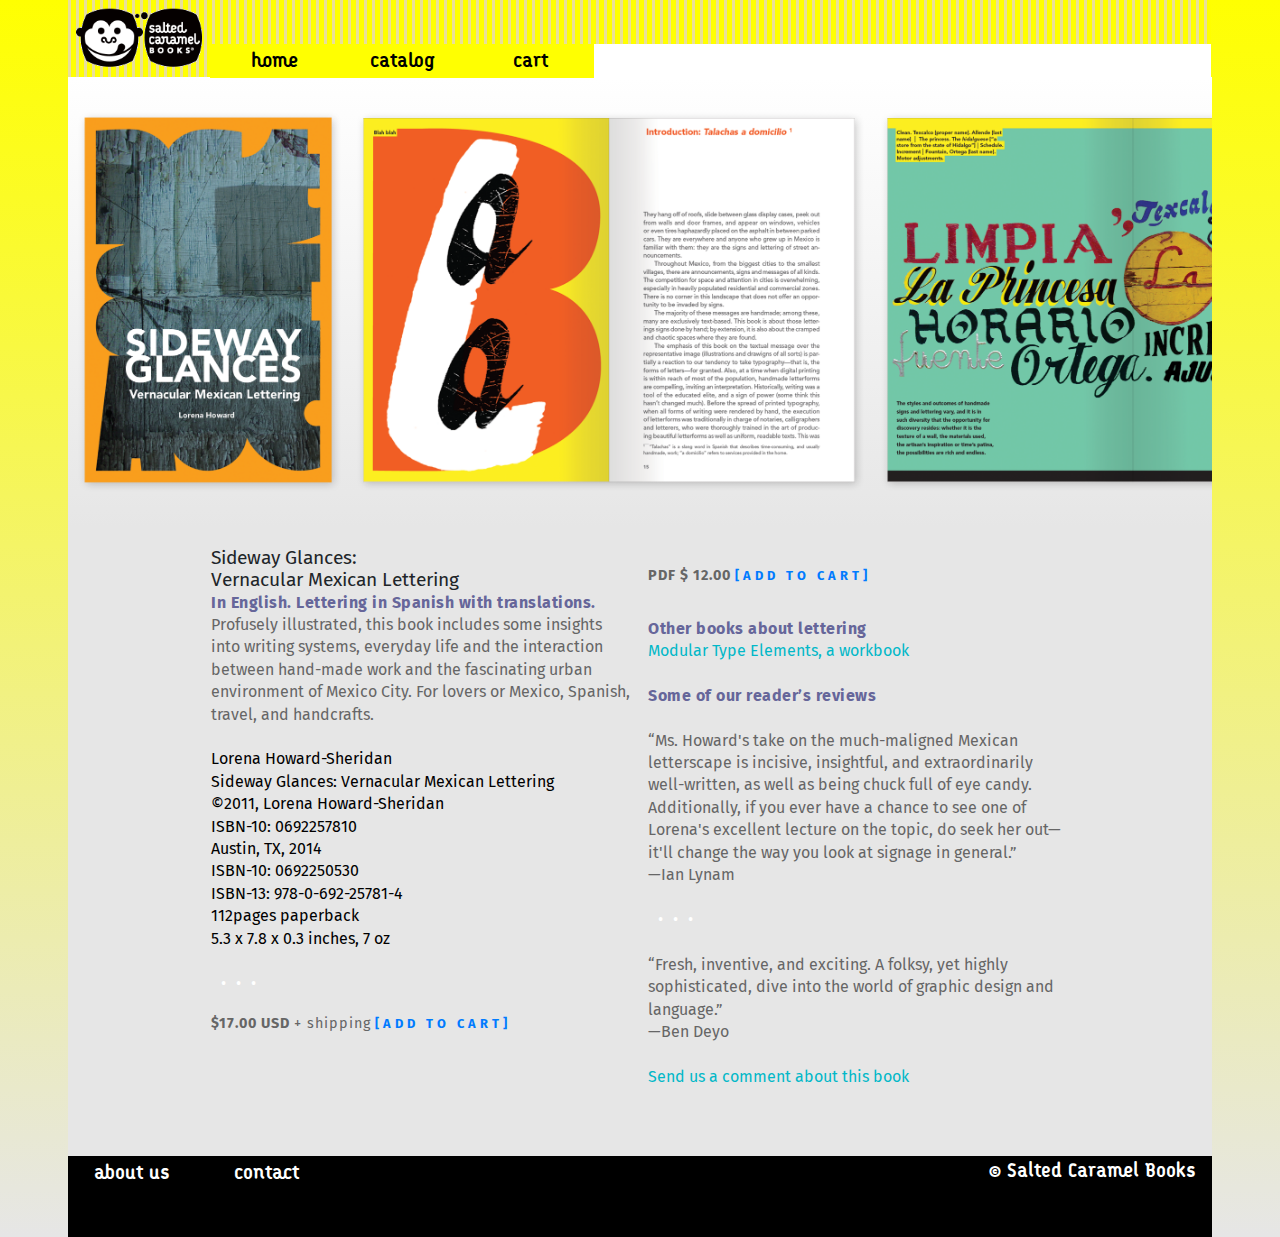
<file: sideway_glances.html>
<!DOCTYPE html>
<html>
  <head>
    <meta charset="utf-8"/>
    <meta name="description" content="Salted Caramel books—and goods! is a small publishing house specialized in short, very hands-on and experimental editions. We cater to the fun and love for learning. English-Spanish,  dual language, books, children’s books, bilingual kids, dual-language immersion, popular culture, Mexico, graphic design, typography, lettering.">

    <!-- this should help media queries work on iphone -->
    <meta name="viewport" content="initial-scale = 1.0,maximum-scale = 1.0" />

    <!-- code to link type -->
    <link href="https://fonts.googleapis.com/css?family=Fira+Sans:400,400i,700,700i" rel="stylesheet">

    <!--bootstrap link-->
    <link rel="stylesheet" href="https://maxcdn.bootstrapcdn.com/bootstrap/4.0.0/css/bootstrap.min.css" integrity="sha384-Gn5384xqQ1aoWXA+058RXPxPg6fy4IWvTNh0E263XmFcJlSAwiGgFAW/dAiS6JXm" crossorigin="anonymous">
    <!--end of bootstrap link-->

    <!--JS, Popper.js, and JQuery-->
    <script src="https://code.jquery.com/jquery-3.2.1.slim.min.js" integrity="sha384-KJ3o2DKtIkvYIK3UENzmM7KCkRr/rE9/Qpg6aAZGJwFDMVNA/GpGFF93hXpG5KkN" crossorigin="anonymous"></script>

    <script src="https://cdnjs.cloudflare.com/ajax/libs/popper.js/1.12.9/umd/popper.min.js" integrity="sha384-ApNbgh9B+Y1QKtv3Rn7W3mgPxhU9K/ScQsAP7hUibX39j7fakFPskvXusvfa0b4Q" crossorigin="anonymous"></script>

    <script src="https://maxcdn.bootstrapcdn.com/bootstrap/4.0.0/js/bootstrap.min.js" integrity="sha384-JZR6Spejh4U02d8jOt6vLEHfe/JQGiRRSQQxSfFWpi1MquVdAyjUar5+76PVCmYl" crossorigin="anonymous"></script>
    <!--end of JS, Popper.js, and JQuery-->


    <!-- code to reset -->
    <link href="resources/css/reset.css" type="text/css" rel="stylesheet">
    <!-- link to css sheet -->
    <link href="resources/css/style.css" type="text/css" rel="stylesheet">
    <!--favicon link, remember to generate and check path, rename here -->
    <link rel="icon" href="./favicon.ico" type="image/x-icon">
    <!--link to fontawesome-->
    <link rel="stylesheet" type="text/css" href="https://maxcdn.bootstrapcdn.com/font-awesome/4.7.0/css/font-awesome.css">


    <title>Sideway Glances</title>
  </head>

<body>

<!-- start of main container -->
<div class="maincontainer">

<!-- start of header -->
  <header>
    <div class="logo_container">
      <img src="resources/images/logo_header.gif" alt="logotype">
    </div>
    <!--logo container for android version-->
    <div class="logo_blink_container">
      <img src="resources/images/home_images/logo_blink.gif" alt="logotype">
    </div>
    <!--end of logo container for android version-->

    <nav-container>
      <div class="spacer-header"> </div>
      <nav>
        <ul>
          <li><a href="index.html">home</a></li>
          <li><a href="index.html#catalog">catalog</a></li>
          <li><a href="cart.html">cart</a></li>
        </ul>
      </nav>
    </nav-container>
  </header> <!-- end of header -->

  <!--beginning of individual page container-->
  <div class="individual_page">

    <!--beginning of individual item container -->
  <div class="individual_item_container">


      <div class="spread_sequence_horizontal">
      <img  src="resources/images/sideway_glances_images/sideway_glances_01.png" alt="cover">

      <img  src="resources/images/sideway_glances_images/sideway_glances_02.png" alt="page spread">

      <img  src="resources/images/sideway_glances_images/sideway_glances_03.png" alt="page spread">

      <img  src="resources/images/sideway_glances_images/sideway_glances_04.png" alt="page spread">

      <img  src="resources/images/sideway_glances_images/sideway_glances_05.png" alt="page spread">

      <img  src="resources/images/sideway_glances_images/sideway_glances_06.png" alt="page spread">


    </div>



    <div class="item_specs">


      <h1>Sideway Glances:
      <br>
      Vernacular Mexican Lettering</h1>
      <h4>In English. Lettering in Spanish with translations.
      </h4>
      <p>Profusely illustrated, this book includes some insights into writing systems, everyday life and the interaction between hand-made work and the fascinating urban environment of Mexico City. For lovers or Mexico, Spanish, travel, and handcrafts.
      <br>
      <br>

      <div class="bibliography">
        Lorena Howard-Sheridan<br>
        Sideway Glances: Vernacular Mexican Lettering<br>
        ©2011, Lorena Howard-Sheridan<br>
        ISBN-10: 0692257810<br>
        Austin, TX, 2014<br>
        ISBN-10: 0692250530<br>
        ISBN-13: 978-0-692-25781-4<br>
        112pages paperback<br>
        5.3 x 7.8 x 0.3 inches, 7 oz<br>
      </div><!--end of bibliography-->
      <br>
      <div class="dots">•  •  •  </div>
      <div class="price">$17.00 USD <span class="regular">+ shipping</span> <span class="cart"><a href="#">[add to cart]</a></span></div>
      <div class="price">PDF $ 12.00 <span class="cart"><a href="#">[add to cart]</a></span> </div>
     <br>

      <h4>Other books about lettering</h4>
      <div class="other_titles_and_comments"><a href="#">Modular Type Elements, a workbook</a></div>
      <br>

      <h4>Some of our reader’s reviews</h4>
      <br>
      <p>“Ms. Howard's take on the much-maligned Mexican letterscape is incisive, insightful, and extraordinarily well-written, as well as being chuck full of eye candy.
      Additionally, if you ever have a chance to see one of Lorena's excellent lecture on the topic, do seek her out—it'll change the way you look at signage in general.”
      <br>
      ­—Ian Lynam</p>
      <br>
      <div class="dots">•  •  •</div>
      <br>
      <p>“Fresh, inventive, and exciting. A folksy, yet highly sophisticated, dive into the world of graphic design and language.”
      <br>
      —Ben Deyo</p>

      <br>


      <div class="other_titles_and_comments"><a href="mailto:mail@saltedcaramelbooks?Subject=comment_sideway_glances" target="_self">Send us a comment about this book</a></div>
      </div> <!-- end of item specs -->
</div> <!-- end of individual item container -->





<div class="last_box"><!--to keep footer at bottom-->
 <footer>
   <div class="foot_style">
   <nav>
     <ul>
       <li><a href="index.html#about-us">about us</a></li>
       <li><a href="mailto:mail@saltedcaramelbooks?Subject=Contact_message_from_site" target="_self">>contact</a></li>

     </ul>
   </nav>

   <!--Sharing icons-->
     <!-- AddToAny BEGIN -->
     <div class="a2a_kit a2a_kit_size_32 a2a_default_style">
     <a class="a2a_dd" href="https://www.addtoany.com/share"></a>
     <a class="a2a_button_facebook"></a>
     <a class="a2a_button_twitter"></a>
     <a class="a2a_button_google_plus"></a>
     </div>
     <script async src="https://static.addtoany.com/menu/page.js"></script>
     <!-- AddToAny END -->

   <!--end of sharing icons-->

   <div class="copyright">
     <p>© Salted Caramel Books</p>
   </div>

 </div>
 </footer>
</div><!-- end of last box to keep footer at bottom-->

  </div>
  <!--end individual page container-->
  </div> <!-- end of main container -->

  </body>
</html>
</file>
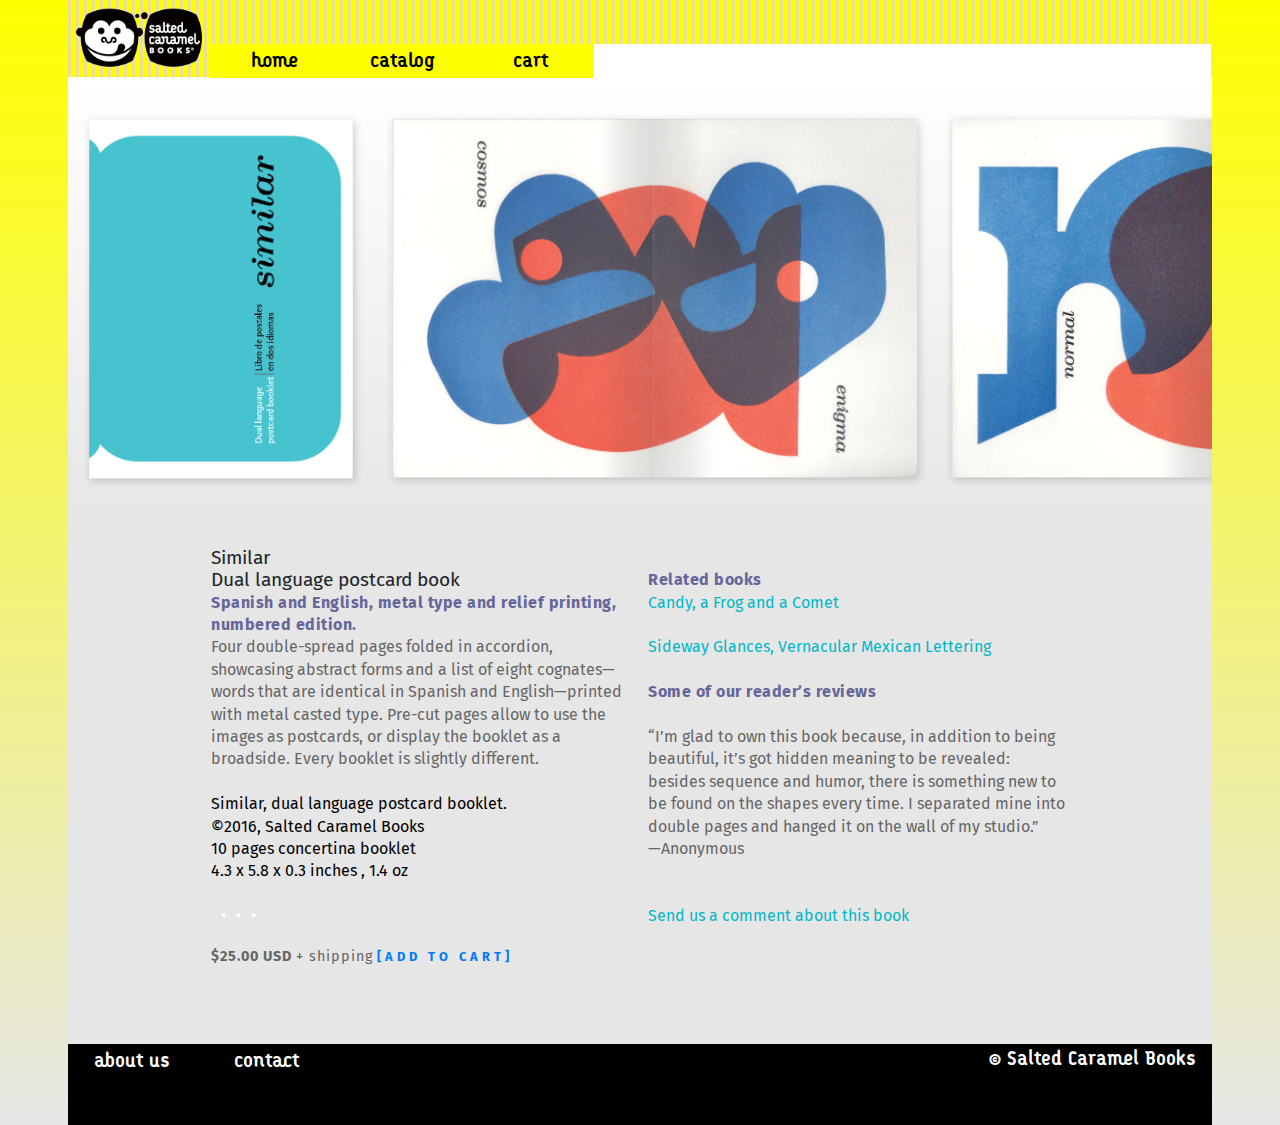
<file: similar.html>
<!DOCTYPE html>
<html>
  <head>
    <meta charset="utf-8"/>
    <meta name="description" content="Salted Caramel books—and goods! is a small publishing house specialized in short, very hands-on and experimental editions. We cater to the fun and love for learning. English-Spanish,  dual language, books, children’s books, bilingual kids, dual-language immersion, popular culture, Mexico, graphic design, typography, lettering.">

    <!-- this should help media queries work on iphone -->
    <meta name="viewport" content="initial-scale = 1.0,maximum-scale = 1.0" />

    <!-- code to link type -->
    <link href="https://fonts.googleapis.com/css?family=Fira+Sans:400,400i,700,700i" rel="stylesheet">

    <!--bootstrap link-->
    <link rel="stylesheet" href="https://maxcdn.bootstrapcdn.com/bootstrap/4.0.0/css/bootstrap.min.css" integrity="sha384-Gn5384xqQ1aoWXA+058RXPxPg6fy4IWvTNh0E263XmFcJlSAwiGgFAW/dAiS6JXm" crossorigin="anonymous">
    <!--end of bootstrap link-->

    <!--JS, Popper.js, and JQuery-->
    <script src="https://code.jquery.com/jquery-3.2.1.slim.min.js" integrity="sha384-KJ3o2DKtIkvYIK3UENzmM7KCkRr/rE9/Qpg6aAZGJwFDMVNA/GpGFF93hXpG5KkN" crossorigin="anonymous"></script>

    <script src="https://cdnjs.cloudflare.com/ajax/libs/popper.js/1.12.9/umd/popper.min.js" integrity="sha384-ApNbgh9B+Y1QKtv3Rn7W3mgPxhU9K/ScQsAP7hUibX39j7fakFPskvXusvfa0b4Q" crossorigin="anonymous"></script>

    <script src="https://maxcdn.bootstrapcdn.com/bootstrap/4.0.0/js/bootstrap.min.js" integrity="sha384-JZR6Spejh4U02d8jOt6vLEHfe/JQGiRRSQQxSfFWpi1MquVdAyjUar5+76PVCmYl" crossorigin="anonymous"></script>
    <!--end of JS, Popper.js, and JQuery-->


    <!-- code to reset -->
    <link href="resources/css/reset.css" type="text/css" rel="stylesheet">
    <!-- link to css sheet -->
    <link href="resources/css/style.css" type="text/css" rel="stylesheet">
    <!--favicon link, remember to generate and check path, rename here -->
    <link rel="icon" href="./favicon.ico" type="image/x-icon">
    <!--link to fontawesome-->
    <link rel="stylesheet" type="text/css" href="https://maxcdn.bootstrapcdn.com/font-awesome/4.7.0/css/font-awesome.css">


    <title>Similar</title>
  </head>

<body>

<!-- start of main container -->
<div class="maincontainer">

<!-- start of header -->
  <header>
    <div class="logo_container">
      <img src="resources/images/logo_header.gif" alt="logotype">
    </div>
    <!--logo container for android version-->
    <div class="logo_blink_container">
      <img src="resources/images/home_images/logo_blink.gif" alt="logotype">
    </div>
    <!--end of logo container for android version-->

    <nav-container>
      <div class="spacer-header"> </div>
      <nav>
        <ul>
          <li><a href="index.html">home</a></li>
          <li><a href="index.html#catalog">catalog</a></li>
          <li><a href="cart.html">cart</a></li>
        </ul>
      </nav>
    </nav-container>
  </header> <!-- end of header -->

  <!--beginning of individual page container-->
  <div class="individual_page">

    <!--beginning of individual item container -->
  <div class="individual_item_container">


      <div class="spread_sequence_horizontal">
      <img  src="resources/images/similar_images/similar_01.png" alt="cover">

      <img  src="resources/images/similar_images/similar_02.png" alt="page spread">

      <img  src="resources/images/similar_images/similar_03.png" alt="page spread">

      <img  src="resources/images/similar_images/similar_04.png" alt="page spread">

      <img  src="resources/images/similar_images/similar_05.png" alt="page spread">

      <img  src="resources/images/similar_images/similar_06.png" alt="page spread">


    </div>



    <div class="item_specs">


      <h1>Similar
      <br>
      Dual language postcard book</h1>
      <h4>Spanish and English, metal type and relief printing, numbered edition.
      </h4>
      <p>Four double-spread pages folded in accordion, showcasing abstract forms and a list of eight cognates—words that are identical in Spanish and English—printed with metal casted type.  Pre-cut pages allow to use the images as postcards, or display the booklet as a broadside.
      Every booklet is slightly different.

      <br>
      <br>

      <div class="bibliography">
        Similar, dual language postcard booklet.<br>
        ©2016, Salted Caramel Books<br>
        10 pages concertina booklet<br>
        4.3 x 5.8 x 0.3 inches , 1.4 oz<br>
        <br>
      </div><!--end of bibliography-->

      <div class="dots">•  •  •  </div>
      <div class="price">$25.00 USD <span class="regular">+ shipping</span> <span class="cart"><a href="#">[add to cart]</a></span></div>

     <br>

      <h4>Related books</h4>
      <div class="other_titles_and_comments"><a href="candy_frog_comet.html">Candy, a Frog and a Comet
      </a></div>
      <br>
      <div class="other_titles_and_comments"><a href="sideway_glances.html">Sideway Glances, Vernacular Mexican Lettering

      </a></div>
      <br>

      <h4>Some of our reader’s reviews</h4>
      <br>
      <p>“I’m glad to own this book because, in addition to being beautiful, it’s got hidden meaning to be revealed: besides sequence and humor, there is something new to be found on the shapes every time.
      I separated mine into double pages and hanged it on the wall of my studio.”<br>
      —Anonymous</p>
      <br>
      <br>


      <div class="other_titles_and_comments"><a href="mailto:mail@saltedcaramelbooks?Subject=comment_sideway_glances" target="_self">Send us a comment about this book</a></div>
      </div> <!-- end of item specs -->
</div> <!-- end of individual item container -->

<div class="last_box"><!--to keep footer at bottom-->
 <footer>
   <div class="foot_style">
   <nav>
     <ul>
       <li><a href="index.html#about-us">about us</a></li>
       <li><a href="mailto:mail@saltedcaramelbooks?Subject=Contact_message_from_site" target="_self">>contact</a></li>

     </ul>
   </nav>

   <!--Sharing icons-->
     <!-- AddToAny BEGIN -->
     <div class="a2a_kit a2a_kit_size_32 a2a_default_style">
     <a class="a2a_dd" href="https://www.addtoany.com/share"></a>
     <a class="a2a_button_facebook"></a>
     <a class="a2a_button_twitter"></a>
     <a class="a2a_button_google_plus"></a>
     </div>
     <script async src="https://static.addtoany.com/menu/page.js"></script>
     <!-- AddToAny END -->

   <!--end of sharing icons-->

   <div class="copyright">
     <p>© Salted Caramel Books</p>
   </div>

 </div>
 </footer>
</div><!-- end of last box to keep footer at bottom-->

  </div>
  <!--end individual page container-->
  </div> <!-- end of main container -->

  </body>
</html>
</file>
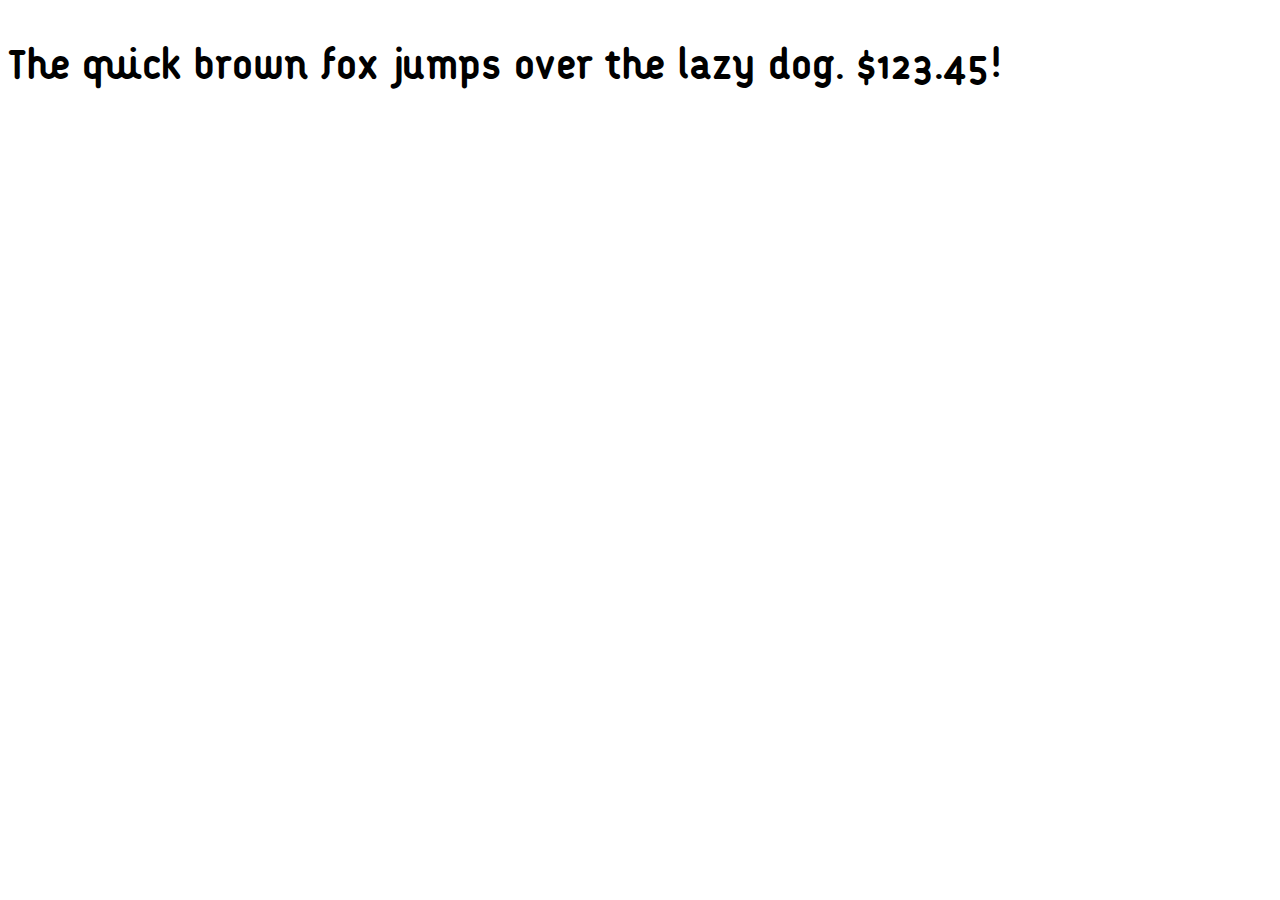
<file: resources/fonts/saltedcaramel/SaltedCaramel-Regular.html>
<!DOCTYPE html PUBLIC "-//W3C//DTD XHTML 1.0 Strict//EN" "http://www.w3.org/TR/xhtml1/DTD/xhtml1-strict.dtd">
<html lang="en" xml:lang="en" xmlns="http://www.w3.org/1999/xhtml">
<head>
<meta content="text/html; charset=utf-8" http-equiv="content-type"/>
<meta content="en-us" http-equiv="Content-Language"/>
<title>Salted Caramel - Web Font Specimen</title>
<link rel="stylesheet" type="text/css" media="screen" href="SaltedCaramel-Regular.css" />
<style type="text/css" media="screen">
body { font-size: 42px; font-family: "SaltedCaramel", Georgia; }
</style>
</head>
<body>
<p contenteditable="true">The quick brown fox jumps over the lazy dog. $123.45!</p>
</body>
</html>
</file>
<file: resources/css/style.css>
/* Webfont: SaltedCaramel-Regular */@font-face {
    font-family: 'SaltedCaramel';
    src: url('SaltedCaramel-Regular.eot'); /* IE9 Compat Modes */
    src: url('../../resources/fonts/saltedcaramel/SaltedCaramel-Regular.ttf') format('embedded-opentype'), /* IE6-IE8 */
         url('../../resources/fonts/saltedcaramel/SaltedCaramel-Regular.woff') format('woff'), /* Modern Browsers */
         url('../../resources/fonts/saltedcaramel/SaltedCaramel-Regular.ttf') format('truetype'), /* Safari, Android, iOS */
         url('../../resources/fonts/saltedcaramel/SaltedCaramel-Regular.svg') format('svg'); /* Legacy iOS */
    font-style: normal;
    font-weight: normal;
    text-rendering: optimizeLegibility;
}

html {
  display: flex;
  flex-direction: column;
  min-height: 100%;
}

body {
font-family: 'Fira Sans', sans-serif;
background: linear-gradient(#ffff01, #e6e6e6);
}

.maincontainer {
  display: flex;
  flex: 1 0 auto;
  flex-direction: column;
  max-width: 1144px;
  margin: 0 auto;
}

header {
  display: flex;
  flex-direction: row;
  position: fixed;
  z-index: 10;
  max-width: 100%;
  height: 4.8rem;
  background-image: url('../../resources/images/background_lines.gif');
  background-repeat: repeat;
  }

.logo_container {
}

.logo_container img {
  padding: 2px 0;
  width: 8.9rem;
  height: auto;
  overflow: hide;
  padding: 2px 0;
  margin right: 10px;
}

.logo_blink_container {
  display: none;
}

.spacer-header {
  width: 62.56rem;
  height: 2.75rem;
}

nav {
  background-color: white;
  height: 2.05rem;
}

nav ul {
  display: flex;
  flex-direction: row;
}

nav ul li {
  font-family: "SaltedCaramel";
  font-size: 1.25rem;
  line-height: 1.3rem;
  width: 8rem;
  height: 2.05rem;
  text-align: center;
}

nav a:link {
  display: block;
  background-color: #ffff01;
  color: black;
  text-decoration: none;
  padding: 6.5px 0;
}

nav a:hover {
  background-color: white;
  color: black;
}

nav a:active {
  background-color: black;
  color: #ffff01;
}

nav a:visited {
  color: black;
}

.banner {
  width: 100%;
  height: auto;
  font-family: "SaltedCaramel";
  line-height: 1.4;
  font-size: 2rem;
  text-align: center;
  background: linear-gradient(white, #ffff01);

  position: relative;
  top: 4.8rem;
  margin-bottom: 4.56rem;
  /*this compensates for moving banner 4.56rem down to give air to header*/
}

.banner-mini {
  display: none;
}

.banner img{
  max-width: 100%;
  height: auto;
  display: block;
}

.teaser-container {
  display: flex;
  flex-wrap: wrap;
  max-width: 1144px;
  margin: 0 auto;
}

.teaser-box {
  display: flex;
  flex-direction: row;
  max-width: 50%;
}

.teaser-box a:link {
  text-decoration: none;
}

.teaser-image {
  min-width: 50%;
  height: auto;
  overflow: hidden;
}

.teaser-image img {
  max-width: 100%;
  height: auto;
  display: block;
}

.purple-blue {
  background-color: #66669a;
}

.green {
  background-color: #3CB371;
}

.cyan {
  background-color: #01b8c8;
}

.dark-gray {
  background-color: #666666;
}

.beige {
  background-color: #e9df98;
}

.red {
  background-color: #f06c55;
}

.light-gray {
  background-color: #e6e6e6;
}

.ochre {
  background-color: #daca59;
}

.teaser-text {
  padding: 4px 6px;
  color: white;
  font-size: 1rem;
  line-height: 1.6;
}

.gradient-background {
  position: relative;
  width: 100%;
  margin: 0 auto;
  background: linear-gradient(#ffff01, white);
  padding: 50px 0;
}

.about {
  margin: 0 auto;
  max-width: 53.6rem;
}

.about h1 {
  font-family: "SaltedCaramel";
  font-size: 1.25rem;
  line-height: 1.3rem;
  margin: 0 auto;
}

.about p {
  line-height: 1.6;
  margin: 0 auto;
}

.two-columns {
  column-count: 2;
}

.single-column {
  display: none;
}

.colaborator {
  display: flex;
  flex-direction: row;
}

.colaborator img {
  width: 5rem;
  height: 5rem;
  margin-right: 2rem;
}

/*catalog classes*/
.catalog_headline {
  background-color: white;
  max-width: 100%;
  height: 4.56rem;
  background-image: url('../../resources/images/background_lines_beige.png');
  background-repeat: repeat;
}

.catalog_headline h1 {
  font-family: "SaltedCaramel";
  font-size: 1.2rem;
  line-height: 1.5;
  line-height: 7rem;
  padding-left: .7rem
}

.catalog_container {
  display: flex;
  flex-direction: row;
  flex-wrap: wrap;
  width: 100%;
  background: linear-gradient(white, #ffff01);
  background-image: url('../../resources/images/background_lines_beige.png');
  background-repeat: repeat;
}

.catalog-item {
  display: block;
  width: 25%;
  border-right: solid 1px white;
  background-color: #e6e6e6;
}

.catalog-item img {
  max-width: 100%;
  height: auto;
  overflow: hidden;
}

h2 {
  display: block;
  padding: 5px;
  position: relative;
  top: -5px;
  line-height: 1.3rem;
  background-color: #daca59;
}

.italic {
  font-style: italic;
}

h3 {
  display: block;
  background-color: black;
  color: white;
  font-size: .8rem;
  padding-top: 8px;
  padding-left: 6px;
  padding-bottom: 6px;
  position: relative;
  top:-5px;
  line-height: 1.2rem;
  letter-spacing: .5px;
}

.catalog-item p {
  padding: 7px;
  color: #666666;
  font-size: .9rem;
  line-height: 1.4rem;
}

.dots {
  color: white;
  letter-spacing: 3px;
  padding-left: 10px;
}

.price {
 font-weight: bold;
 color: #666666;
 font-size: .9rem;
 padding: .5rem 0;
 letter-spacing: 1px;
}

.regular {
  font-weight: normal;
}

.cart {
  display: inline-block;
  background-color: #e6e6e6;
  color: #01b8c8;
  font-weight: bold;
  text-decoration: none;
  padding-top: 10px;
  font-size: .8rem;
  letter-spacing: 4px;
  text-transform: uppercase;
}

.cart a:link {
  text-decoration: none;
}

.cart a:hover {
  color: black;
background-color: white;
}

.cart a:active {
  color: #01b8c8;
}

.cart a:visited {
  color: #01b8c8;
}

.more-info {
  color: #666666;
  padding-left: 8px;
  font-size: .8rem;
  letter-spacing: 4px;
  text-transform: uppercase;
  background-color: #e6e6e6;
  line-height: 2rem;

}
.more-info a:link {
  text-decoration: none;
}

.more-info a:hover {
  background-color: white;
}
/*end of catalog classes*/


/* individual item pages classes */

.individual_item_container {
  display: flex;
  flex-direction: column;
  min-width: 100%;
  background-color: #e6e6e6;
  position: relative;
  top: 4.8rem;
  padding-bottom: 3rem;
}

.spacer_top {
  display: block;
  height: 4rem;
  background-color: white;
}

.spread_sequence_horizontal {
  display: flex;
  flex-direction: row;
  height: 450px;
  max-width: 1144px;
  overflow: scroll;
  align-items: center;
  background: linear-gradient(white, #e6e6e6);
}

.spread_sequence_horizontal img {
  height: 90%;
  width: auto;
}

.item_specs {
  display: block;
  background-color: #e6e6e6;
  max-width: 100%;
  padding: 20px 143px;
  line-height: 1.4rem;
  column-count: 2;
}

.item_specs h1 {
  font-size: 1.2rem;
  line-height: 1.4rem;
}

.item_specs h4 {
  color: #66669a;
  font-weight: bold;
  letter-spacing: .5px;
}

.item_specs p {
  color: #666666;
}

.bibliography {
  color: black;
}

.other_titles_and_comments {
  color: black;
}
.other_titles_and_comments a:link {
  text-decoration: none;
  color: #01b8c8;
}

.other_titles_and_comments a:hover {
  background-color: white;
}

.other_titles_and_comments a:visited {
  color: #01b8c8;
}

.other_titles_and_comments a:active {
  color: #01b8c8;
}


/* end of individual item pages classes */

.pictographs {
  display: flex;
  width: 1144px;
  margin: 0 auto;
  justify-content: space-between;
  height: 12rem;
  background-image: url('../../resources/images/background_lines.gif');
  background-repeat: repeat;
}

.pictographs img {
  opacity: 0.8;
  max-width: 100%;
  height: auto;
  padding: 2rem;
  margin-bottom: 2rem;
}

.last_box {
  margin: 0 auto;
  margin-top: 4.8rem;
  max-width: 1144px;
}

.foot_style {
  display: flex;
  flex-direction: row;
  flex-wrap: wrap;
  justify-content: space-between;
  max-width: 1144px;
  margin: 0 auto;
}

footer {
  flex-shrink: 0;
  background-color: black;
  padding-bottom: 3rem;
  max-width: 1144px;
  margin: 0 auto;
}

footer nav {
  background-color: black;
}

footer nav ul a:link {
  display: inline-block;
  background-color: black;
  color: white;
  text-decoration: none;

}

footer a:hover {
  background-color: black;
  color: #ffff01;
}

footer a:active {
  background-color: black;
  color: #ffff01;
}

footer a:visited {
  color: white;
}

.a2a_default_style {
  display: flex;
  justify-content: space-around;
  max-width: 20%;
}

.a2a_default_style a {
  background-color: black;
}

.a2a_kit_size_32 {
  width: 80%;
  margin-top: .5rem;
}

footer .copyright {
  display: block;
  font-family: "SaltedCaramel";
  color: white;
  font-size: 1.25rem;
  line-height: 1.3rem;
  margin-right: 1rem;
  position: relative;
  top: .3rem;
}

.apologies h1 {
    width: 100%;
    height: auto;
    font-family: "SaltedCaramel";
    line-height: 1.4;
    font-size: 2rem;
    text-align: left;
    padding: 3rem;
    padding-bottom: 5rem;
    position: relative;
    top: 4.8rem;
    margin-bottom: 4.56rem;
}

/*media queries for tablet… if*/
@media only screen
and (min-width: 586px)
and (max-width: 702px) {

  .catalog_container {
    flex-direction: row;
    flex-wrap: wrap;
    background-color: #b2b2b2;
  }

  .catalog-item {
    min-width: 50%;
  }

  .catalog-image-box {
    background-color: #b2b2b2;
    width: 100%;
    height: auto;
    margin: 0 auto;
  }

  .catalog-image-box img {
    display: block;
    margin: 0 auto;
  }

  .pictographs {
    display: flex;
    width: 1144px;
    margin: 0 auto;
    justify-content: space-between;
    height: 12rem;
    background-image: url('../../resources/images/background_lines.gif');
    background-repeat: repeat;
  }

  .pictographs img {
    display: none;
  }

  /* individual pages media queries */
  .item_specs {
    padding: 20px 86px;
    column-count: 1;
    }
  /* individual pages media queries */

}


/*media queries for android*/
@media only screen
and (min-width: 300px)
and (max-width: 586px) {

  .maincontainer {
    max-width: 586px;
    overflow: hidden;
  }

  header {
    max-width: 586px;
    height: 4.56rem;
  }

  .logo_container {
  display: none;
  }

  .logo_blink_container {
    display: block;
  }

  .logo_blink_container img {
    width: 4rem;
    position: relative;
    top: .7rem;
    left: .28rem;
    margin-right: .8rem;
  }

  nav {
    background-color: white;
    height: 2rem;
    position: relative;
    top: -3px;
  }

  nav ul li {
    font-size: 1rem;
    width: 5.5rem;
    height: 1rem;
    position: relative;
    top: -1px;
  }

  .banner {
    display: none;
  }

  .banner-mini {
    display: flex;
    width: 100%;
    height: auto;
    font-family: "SaltedCaramel";
    background: linear-gradient(white, #ffff01);
    position: relative;
    top: 4.2rem;
    margin-bottom: 4rem;
    justify-content: center;
   /*this compensates for moving banner 4.56rem down to give air to header*/
  }

  .carousel
  .slide {
    min-width: 100%;
  }

  .teaser-container {
    flex-direction: column;
  }

  .teaser-box {
    display: flex;
    flex-direction: row;
    min-width: 100%;
  }

  .two-columns {
    display: none;
  }

  .single-column {
    display: block;
  }

  .about {
    margin: 0 5px;
  }

  .teaser-text {
    font-size: .8rem;
    line-height: 1.4;
  }

  .colaborator img {
    width: 3.5rem;
    height: 3.5rem;
    margin-right: 1rem;
  }

  .catalog_container {
    flex-direction: column;
  }

  .catalog-item {
    min-width: 100%;
    border-right: none;
    border-bottom: solid 1px white;
  }

  .catalog-image-box {
    background: #b2b2b2;
    width: 100%;
    height: auto;
    margin: 0 auto;
  }

  .catalog-image-box img {
    display: block;
    margin: 0 auto;
  }

  .pictographs {
    max-width: 586px;
  }

  .pictographs img {
    display: none;
  }

  .foot_style {
    display: flex;
    flex-direction: column;
    max-width: 586px;
    margin: 0 auto;
    padding-left: 1rem;
  }
/* individual pages media queries */
  .spread_sequence_horizontal {
    height: 15rem;
  }

  .item_specs {
      padding: 20px 10px;
      column-count: 1;
  }
/* individual pages media queries */

  footer {
    max-width: 586px;
    height: 10rem;
  }

  footer nav {
    position: relative;
    top: 2.8px;
  }

  footer .copyright {
    font-size: 1rem;
    position: relative;
    top: 2rem;
  }

.a2a_default_style a {
    width: 20%;
    height: auto;
  }

.a2a_default_style {
  min-width: 60%;
}

}
</file>
<file: resources/fonts/saltedcaramel/SaltedCaramel-Regular.css>
/* Webfont: SaltedCaramel-Regular */@font-face {
    font-family: 'SaltedCaramel';
    src: url('SaltedCaramel-Regular.eot'); /* IE9 Compat Modes */
    src: url('SaltedCaramel-Regular.eot?#iefix') format('embedded-opentype'), /* IE6-IE8 */
         url('SaltedCaramel-Regular.woff') format('woff'), /* Modern Browsers */
         url('SaltedCaramel-Regular.ttf') format('truetype'), /* Safari, Android, iOS */
         url('SaltedCaramel-Regular.svg#SaltedCaramel-Regular') format('svg'); /* Legacy iOS */
    font-style: normal;
    font-weight: normal;
    text-rendering: optimizeLegibility;
}
</file>
